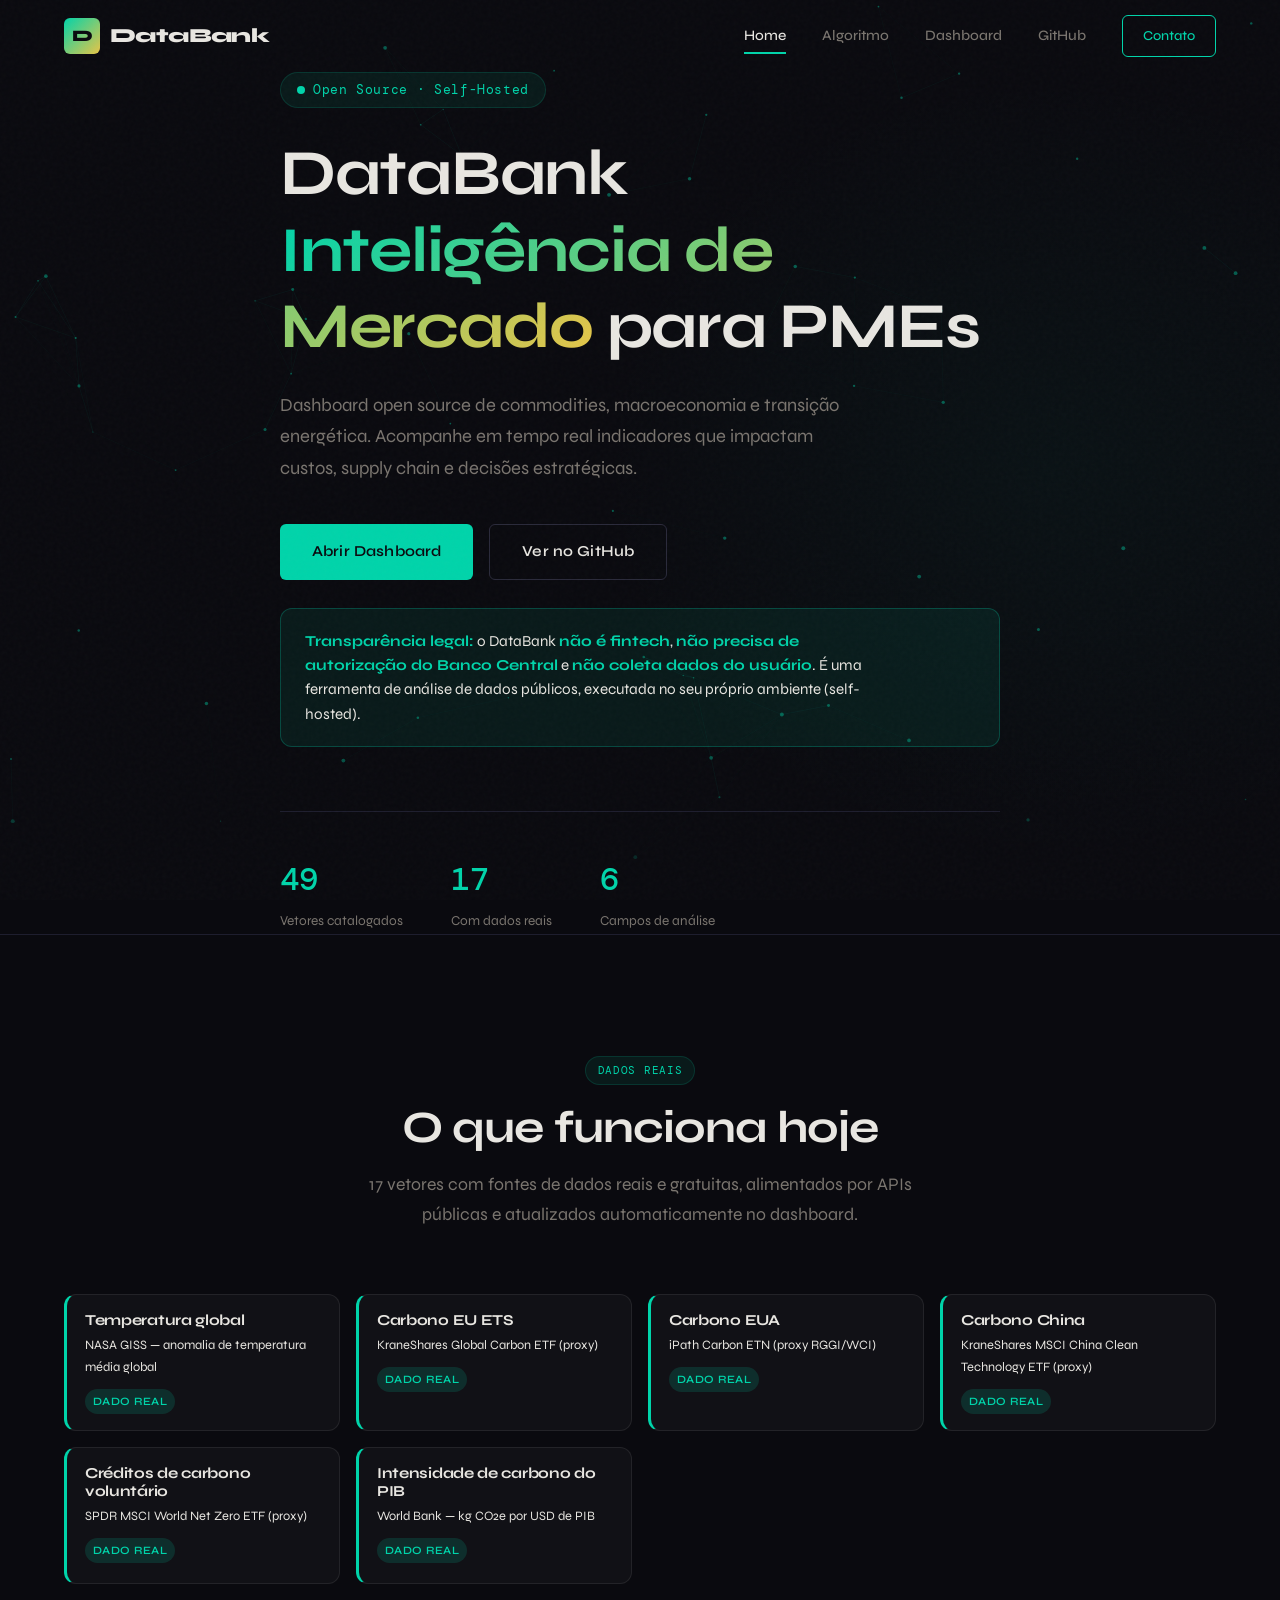
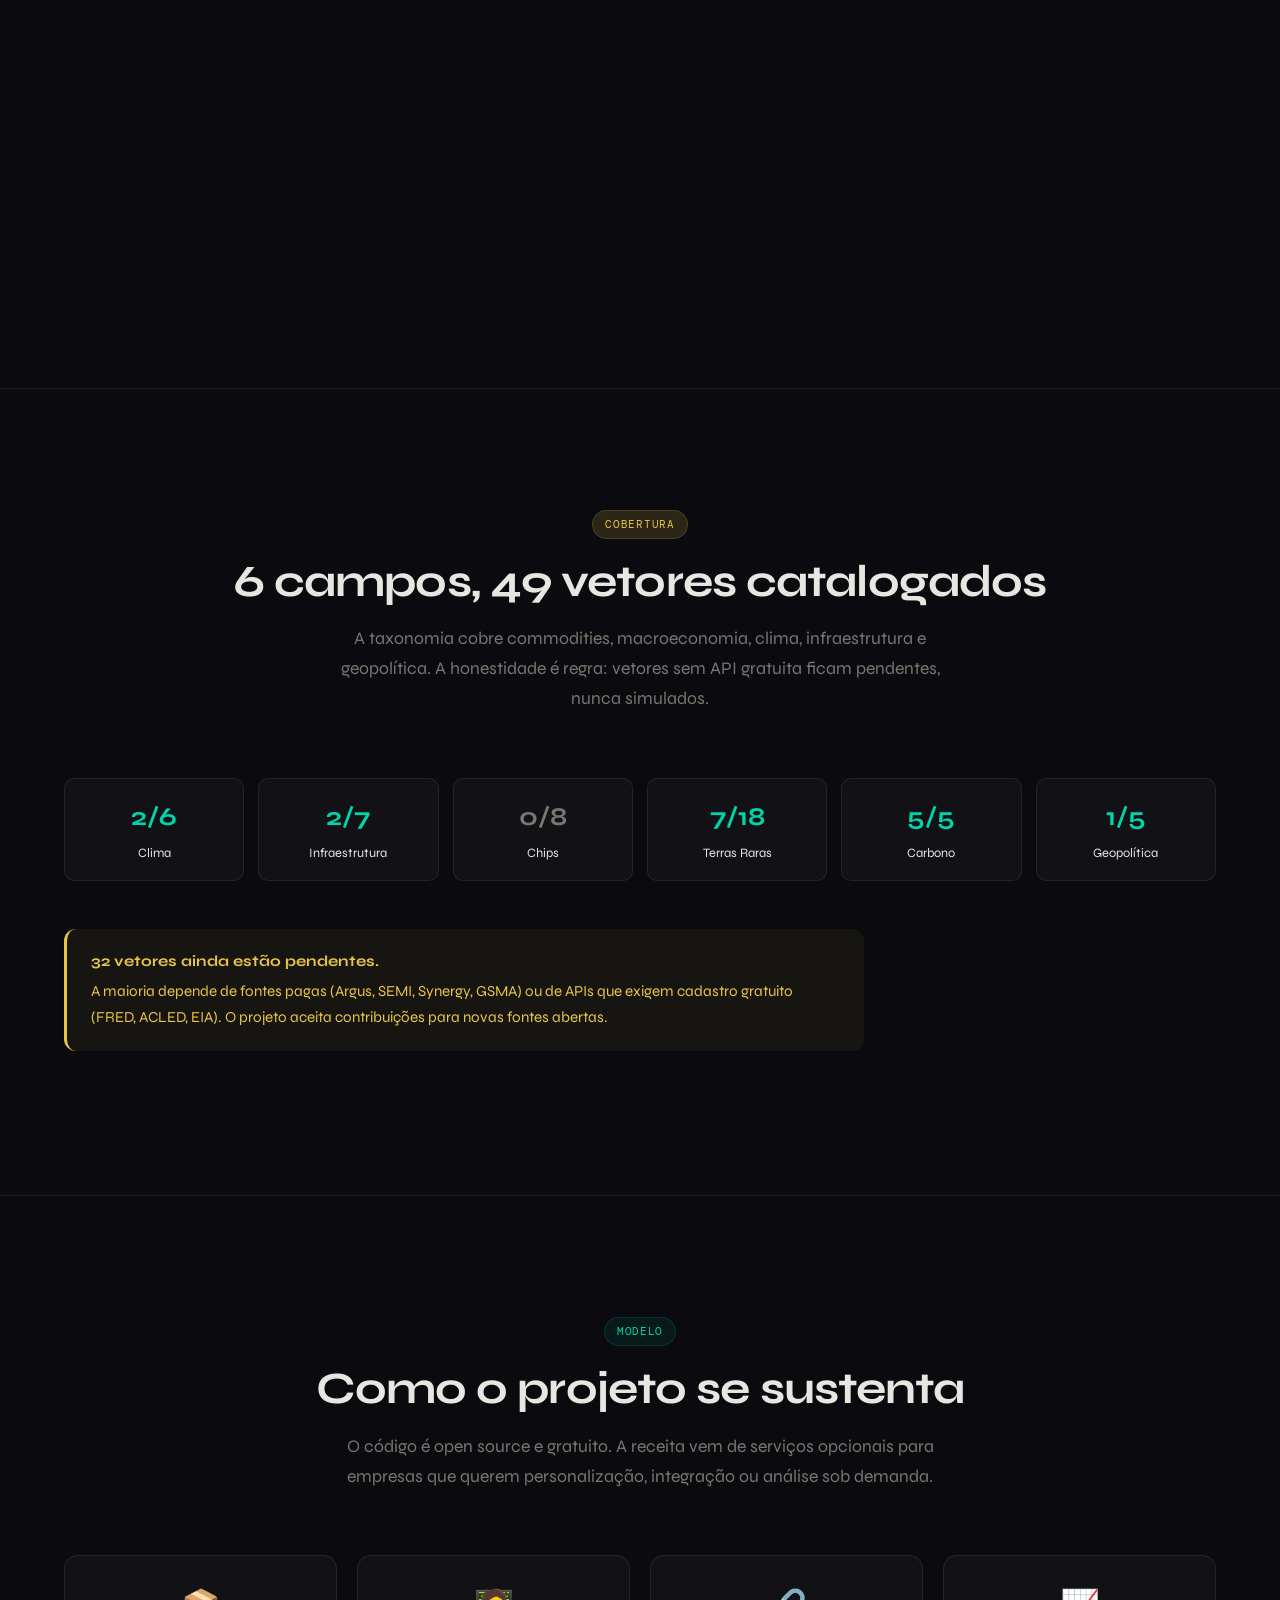
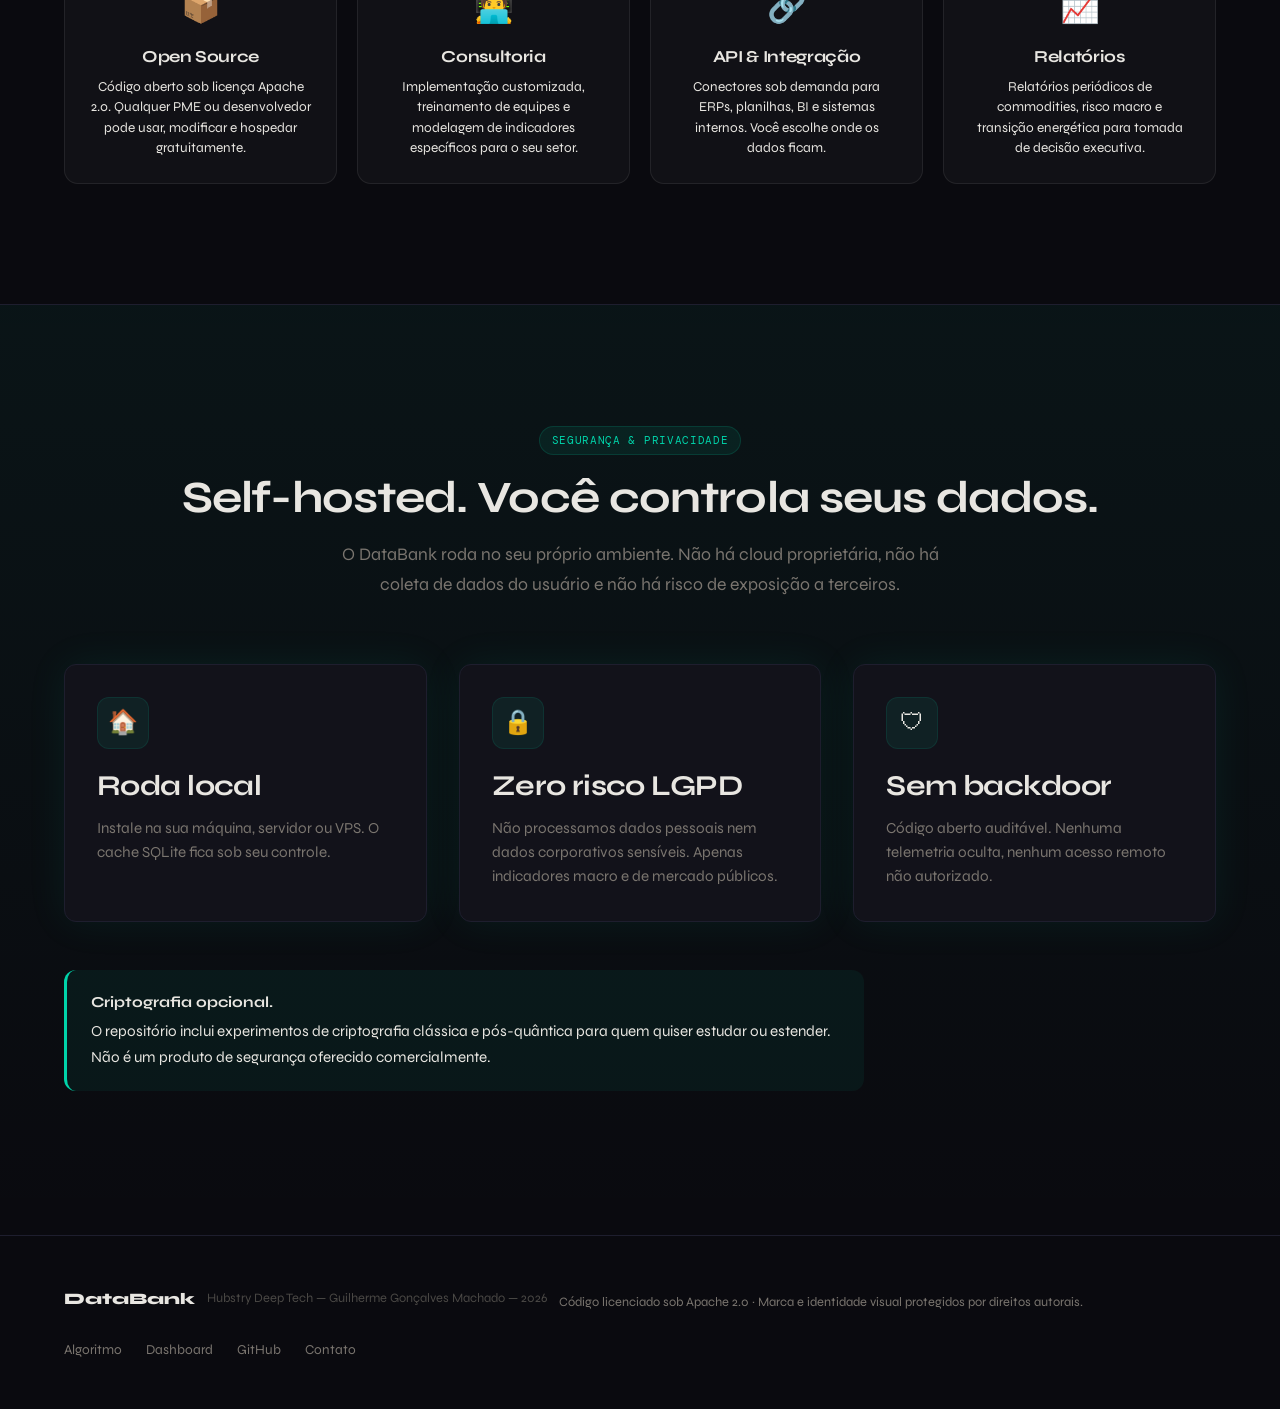
<file: docs/index.html>
<!DOCTYPE html>
<html lang="pt-BR">
<head>
  <meta charset="UTF-8">
  <meta name="viewport" content="width=device-width, initial-scale=1.0">
  <title>DataBank — Inteligência de Mercado para PMEs</title>
  <meta name="description" content="Dashboard open source de commodities, macroeconomia e transição energética. Self-hosted, sem coleta de dados do usuário.">
  <link rel="icon" href="data:image/svg+xml,<svg xmlns='http://www.w3.org/2000/svg' viewBox='0 0 100 100'><rect width='100' height='100' rx='16' fill='%230a0a0f'/><text x='50' y='62' text-anchor='middle' font-size='48' font-family='sans-serif' font-weight='800' fill='%2300d4aa'>D</text></svg>">
  <meta property="og:title" content="DataBank — Inteligência de Mercado para PMEs">
  <meta property="og:description" content="Dashboard open source de commodities, macroeconomia e transição energética.">
  <meta property="og:type" content="website">
  <link rel="stylesheet" href="style.css">
  <style>
    .disclaimer {
      background: rgba(0, 212, 170, 0.08);
      border: 1px solid rgba(0, 212, 170, 0.25);
      border-radius: 12px;
      padding: 20px 24px;
      margin-top: 28px;
      text-align: left;
    }
    .disclaimer p {
      margin: 0;
      font-size: 0.95rem;
      line-height: 1.6;
      color: var(--text-secondary);
    }
    .disclaimer strong {
      color: var(--accent);
    }
    .vetores-grid {
      display: grid;
      grid-template-columns: repeat(auto-fit, minmax(260px, 1fr));
      gap: 16px;
      margin-top: 32px;
    }
    .vetor-card {
      background: rgba(255, 255, 255, 0.03);
      border: 1px solid rgba(255, 255, 255, 0.08);
      border-radius: 12px;
      padding: 16px 18px;
    }
    .vetor-card.real {
      border-left: 3px solid var(--accent);
    }
    .vetor-card.pending {
      border-left: 3px solid var(--text-muted);
      opacity: 0.7;
    }
    .vetor-card h4 {
      margin: 0 0 6px;
      font-size: 0.95rem;
      color: var(--text-primary);
    }
    .vetor-card p {
      margin: 0;
      font-size: 0.8rem;
      color: var(--text-secondary);
    }
    .status-badge {
      display: inline-block;
      font-size: 0.7rem;
      font-weight: 600;
      text-transform: uppercase;
      letter-spacing: 0.04em;
      padding: 3px 8px;
      border-radius: 20px;
      margin-top: 10px;
    }
    .status-badge.real {
      background: rgba(0, 212, 170, 0.15);
      color: var(--accent);
    }
    .status-badge.pending {
      background: rgba(148, 163, 184, 0.12);
      color: var(--text-muted);
    }
    .fields-summary {
      display: grid;
      grid-template-columns: repeat(auto-fit, minmax(160px, 1fr));
      gap: 14px;
      margin-top: 28px;
    }
    .field-pill {
      background: rgba(255, 255, 255, 0.03);
      border: 1px solid rgba(255, 255, 255, 0.08);
      border-radius: 10px;
      padding: 16px;
      text-align: center;
    }
    .field-pill .count {
      display: block;
      font-size: 1.6rem;
      font-weight: 700;
      color: var(--accent);
    }
    .field-pill .count.pending {
      color: var(--text-muted);
    }
    .field-pill .label {
      display: block;
      font-size: 0.8rem;
      color: var(--text-secondary);
      margin-top: 4px;
    }
    .business-grid {
      display: grid;
      grid-template-columns: repeat(auto-fit, minmax(220px, 1fr));
      gap: 20px;
      margin-top: 32px;
    }
    .business-card {
      background: rgba(255, 255, 255, 0.03);
      border: 1px solid rgba(255, 255, 255, 0.08);
      border-radius: 14px;
      padding: 24px;
      text-align: center;
    }
    .business-card .icon {
      font-size: 2rem;
      margin-bottom: 12px;
    }
    .business-card h3 {
      margin: 0 0 10px;
      font-size: 1.05rem;
      color: var(--text-primary);
    }
    .business-card p {
      margin: 0;
      font-size: 0.85rem;
      color: var(--text-secondary);
      line-height: 1.5;
    }
    .security-section {
      background: linear-gradient(180deg, rgba(0, 212, 170, 0.05) 0%, transparent 100%);
    }
    .footer-license {
      display: block;
      margin-top: 8px;
      font-size: 0.8rem;
      color: var(--text-muted);
    }
  </style>
</head>
<body>

  <!-- ═══ NAVBAR ═══ -->
  <nav class="navbar">
    <div class="container">
      <a href="index.html" class="nav-logo">
        <span class="logo-icon">D</span>
        DataBank
      </a>
      <div class="nav-links">
        <a href="index.html" class="active">Home</a>
        <a href="algorithm.html">Algoritmo</a>
        <a href="https://databank-macro.streamlit.app" target="_blank" rel="noopener">Dashboard</a>
        <a href="https://github.com/guilherme-machado-ceo/DataBank-Macro" target="_blank" rel="noopener">GitHub</a>
        <a href="contact.html" class="nav-cta">Contato</a>
      </div>
      <button class="nav-toggle" aria-label="Menu">
        <span></span><span></span><span></span>
      </button>
    </div>
  </nav>

  <!-- ═══ HERO ═══ -->
  <section class="hero">
    <canvas id="lattice-canvas" class="hero-canvas"></canvas>
    <div class="container">
      <div class="hero-content">
        <div class="hero-label">
          <span class="pulse"></span>
          Open Source · Self-Hosted
        </div>
        <h1>
          DataBank<br>
          <span class="text-gradient">Inteligência de Mercado</span> para PMEs
        </h1>
        <p>
          Dashboard open source de commodities, macroeconomia e transição energética.
          Acompanhe em tempo real indicadores que impactam custos, supply chain e decisões estratégicas.
        </p>
        <div class="hero-buttons">
          <a href="https://databank-macro.streamlit.app" target="_blank" rel="noopener" class="btn btn-primary">Abrir Dashboard</a>
          <a href="https://github.com/guilherme-machado-ceo/DataBank-Macro" target="_blank" rel="noopener" class="btn btn-outline">Ver no GitHub</a>
        </div>

        <div class="disclaimer">
          <p>
            <strong>Transparência legal:</strong> o DataBank <strong>não é fintech</strong>,
            <strong>não precisa de autorização do Banco Central</strong> e
            <strong>não coleta dados do usuário</strong>. É uma ferramenta de análise de dados públicos,
            executada no seu próprio ambiente (self-hosted).
          </p>
        </div>

        <div class="hero-stats">
          <div class="hero-stat">
            <span class="value mono">49</span>
            <span class="label">Vetores catalogados</span>
          </div>
          <div class="hero-stat">
            <span class="value mono">17</span>
            <span class="label">Com dados reais</span>
          </div>
          <div class="hero-stat">
            <span class="value mono">6</span>
            <span class="label">Campos de análise</span>
          </div>
        </div>
      </div>
    </div>
  </section>

  <hr class="divider">

  <!-- ═══ O QUE FUNCIONA HOJE ═══ -->
  <section class="section">
    <div class="container">
      <div class="section-header reveal">
        <span class="badge badge-accent">Dados Reais</span>
        <h2 style="margin-top:16px">O que funciona hoje</h2>
        <p>
          17 vetores com fontes de dados reais e gratuitas, alimentados por APIs públicas
          e atualizados automaticamente no dashboard.
        </p>
      </div>

      <div class="vetores-grid stagger">
        <div class="vetor-card real">
          <h4>Temperatura global</h4>
          <p>NASA GISS — anomalia de temperatura média global</p>
          <span class="status-badge real">Dado real</span>
        </div>
        <div class="vetor-card real">
          <h4>Carbono EU ETS</h4>
          <p>KraneShares Global Carbon ETF (proxy)</p>
          <span class="status-badge real">Dado real</span>
        </div>
        <div class="vetor-card real">
          <h4>Carbono EUA</h4>
          <p>iPath Carbon ETN (proxy RGGI/WCI)</p>
          <span class="status-badge real">Dado real</span>
        </div>
        <div class="vetor-card real">
          <h4>Carbono China</h4>
          <p>KraneShares MSCI China Clean Technology ETF (proxy)</p>
          <span class="status-badge real">Dado real</span>
        </div>
        <div class="vetor-card real">
          <h4>Créditos de carbono voluntário</h4>
          <p>SPDR MSCI World Net Zero ETF (proxy)</p>
          <span class="status-badge real">Dado real</span>
        </div>
        <div class="vetor-card real">
          <h4>Intensidade de carbono do PIB</h4>
          <p>World Bank — kg CO2e por USD de PIB</p>
          <span class="status-badge real">Dado real</span>
        </div>
        <div class="vetor-card real">
          <h4>Demanda de cobre</h4>
          <p>Yahoo Finance — futuro de cobre (HG=F)</p>
          <span class="status-badge real">Dado real</span>
        </div>
        <div class="vetor-card real">
          <h4>Alumínio para data centers</h4>
          <p>Yahoo Finance — futuro de alumínio (ALI=F)</p>
          <span class="status-badge real">Dado real</span>
        </div>
        <div class="vetor-card real">
          <h4>USD/BRL</h4>
          <p>Banco Central do Brasil</p>
          <span class="status-badge real">Dado real</span>
        </div>
        <div class="vetor-card real">
          <h4>DXY (Dollar Index)</h4>
          <p>Yahoo Finance</p>
          <span class="status-badge real">Dado real</span>
        </div>
        <div class="vetor-card real">
          <h4>Ouro</h4>
          <p>Yahoo Finance — futuro de ouro (GC=F)</p>
          <span class="status-badge real">Dado real</span>
        </div>
        <div class="vetor-card real">
          <h4>Brent</h4>
          <p>Yahoo Finance — futuro de brent (BZ=F)</p>
          <span class="status-badge real">Dado real</span>
        </div>
        <div class="vetor-card real">
          <h4>Bitcoin</h4>
          <p>CoinGecko</p>
          <span class="status-badge real">Dado real</span>
        </div>
        <div class="vetor-card real">
          <h4>Preço do cobre</h4>
          <p>Yahoo Finance — futuro de cobre (HG=F)</p>
          <span class="status-badge real">Dado real</span>
        </div>
        <div class="vetor-card real">
          <h4>Preço do lítio</h4>
          <p>Yahoo Finance — ETF Global X Lithium (LIT)</p>
          <span class="status-badge real">Dado real</span>
        </div>
        <div class="vetor-card real">
          <h4>Proxy de risco geopolítico</h4>
          <p>Yahoo Finance — VIX (^VIX)</p>
          <span class="status-badge real">Dado real</span>
        </div>
      </div>
    </div>
  </section>

  <hr class="divider">

  <!-- ═══ 6 CAMPOS, 49 VETORES ═══ -->
  <section class="section">
    <div class="container">
      <div class="section-header reveal">
        <span class="badge badge-gold">Cobertura</span>
        <h2 style="margin-top:16px">6 campos, 49 vetores catalogados</h2>
        <p>
          A taxonomia cobre commodities, macroeconomia, clima, infraestrutura e geopolítica.
          A honestidade é regra: vetores sem API gratuita ficam pendentes, nunca simulados.
        </p>
      </div>

      <div class="fields-summary stagger">
        <div class="field-pill">
          <span class="count">2/6</span>
          <span class="label">Clima</span>
        </div>
        <div class="field-pill">
          <span class="count">2/7</span>
          <span class="label">Infraestrutura</span>
        </div>
        <div class="field-pill">
          <span class="count pending">0/8</span>
          <span class="label">Chips</span>
        </div>
        <div class="field-pill">
          <span class="count">7/18</span>
          <span class="label">Terras Raras</span>
        </div>
        <div class="field-pill">
          <span class="count">5/5</span>
          <span class="label">Carbono</span>
        </div>
        <div class="field-pill">
          <span class="count">1/5</span>
          <span class="label">Geopolítica</span>
        </div>
      </div>

      <div class="alert alert-warning container-narrow reveal" style="margin-top:48px">
        <strong>32 vetores ainda estão pendentes.</strong>
        A maioria depende de fontes pagas (Argus, SEMI, Synergy, GSMA) ou de APIs que exigem cadastro
        gratuito (FRED, ACLED, EIA). O projeto aceita contribuições para novas fontes abertas.
      </div>
    </div>
  </section>

  <hr class="divider">

  <!-- ═══ MODELO DE NEGÓCIO ═══ -->
  <section class="section">
    <div class="container">
      <div class="section-header reveal">
        <span class="badge badge-accent">Modelo</span>
        <h2 style="margin-top:16px">Como o projeto se sustenta</h2>
        <p>
          O código é open source e gratuito. A receita vem de serviços opcionais
          para empresas que querem personalização, integração ou análise sob demanda.
        </p>
      </div>

      <div class="business-grid stagger">
        <div class="business-card">
          <div class="icon">&#x1F4E6;</div>
          <h3>Open Source</h3>
          <p>
            Código aberto sob licença Apache 2.0. Qualquer PME ou desenvolvedor pode usar,
            modificar e hospedar gratuitamente.
          </p>
        </div>
        <div class="business-card">
          <div class="icon">&#x1F9D1;&#x200D;&#x1F4BB;</div>
          <h3>Consultoria</h3>
          <p>
            Implementação customizada, treinamento de equipes e modelagem de indicadores
            específicos para o seu setor.
          </p>
        </div>
        <div class="business-card">
          <div class="icon">&#x1F517;</div>
          <h3>API & Integração</h3>
          <p>
            Conectores sob demanda para ERPs, planilhas, BI e sistemas internos.
            Você escolhe onde os dados ficam.
          </p>
        </div>
        <div class="business-card">
          <div class="icon">&#x1F4C8;</div>
          <h3>Relatórios</h3>
          <p>
            Relatórios periódicos de commodities, risco macro e transição energética
            para tomada de decisão executiva.
          </p>
        </div>
      </div>
    </div>
  </section>

  <hr class="divider">

  <!-- ═══ SEGURANÇA / SELF-HOSTED ═══ -->
  <section class="section security-section">
    <div class="container">
      <div class="section-header reveal">
        <span class="badge badge-accent">Segurança & Privacidade</span>
        <h2 style="margin-top:16px">Self-hosted. Você controla seus dados.</h2>
        <p>
          O DataBank roda no seu próprio ambiente. Não há cloud proprietária, não há coleta de dados
          do usuário e não há risco de exposição a terceiros.
        </p>
      </div>

      <div class="grid-3 stagger">
        <div class="card card-glow">
          <div class="card-icon">&#x1F3E0;</div>
          <h3>Roda local</h3>
          <p>
            Instale na sua máquina, servidor ou VPS. O cache SQLite fica sob seu controle.
          </p>
        </div>
        <div class="card card-glow">
          <div class="card-icon">&#x1F512;</div>
          <h3>Zero risco LGPD</h3>
          <p>
            Não processamos dados pessoais nem dados corporativos sensíveis. Apenas indicadores macro e de mercado públicos.
          </p>
        </div>
        <div class="card card-glow">
          <div class="card-icon">&#x1F6E1;</div>
          <h3>Sem backdoor</h3>
          <p>
            Código aberto auditável. Nenhuma telemetria oculta, nenhum acesso remoto não autorizado.
          </p>
        </div>
      </div>

      <div class="alert alert-info container-narrow reveal" style="margin-top:48px">
        <strong>Criptografia opcional.</strong> O repositório inclui experimentos de criptografia clássica
        e pós-quântica para quem quiser estudar ou estender. Não é um produto de segurança oferecido comercialmente.
      </div>
    </div>
  </section>

  <!-- ═══ FOOTER ═══ -->
  <footer class="footer">
    <div class="container">
      <div class="footer-left">
        <span class="footer-logo">DataBank</span>
        <span class="footer-copy">Hubstry Deep Tech — Guilherme Gonçalves Machado — 2026</span>
        <span class="footer-license">
          Código licenciado sob Apache 2.0 · Marca e identidade visual protegidos por direitos autorais.
        </span>
      </div>
      <div class="footer-links">
        <a href="algorithm.html">Algoritmo</a>
        <a href="https://databank-macro.streamlit.app" target="_blank" rel="noopener">Dashboard</a>
        <a href="https://github.com/guilherme-machado-ceo/DataBank-Macro" target="_blank" rel="noopener">GitHub</a>
        <a href="contact.html">Contato</a>
      </div>
    </div>
  </footer>

  <script src="particles.js"></script>
  <script src="animations.js"></script>
  <script src="charts.js"></script>
  <script src="main.js"></script>
  <script defer src="https://static.cloudflareinsights.com/beacon.min.js" data-cf-beacon='{"token": "6a3d3155298b43928b3eda71937c0396"}'></script>
</body>
</html>
</file>
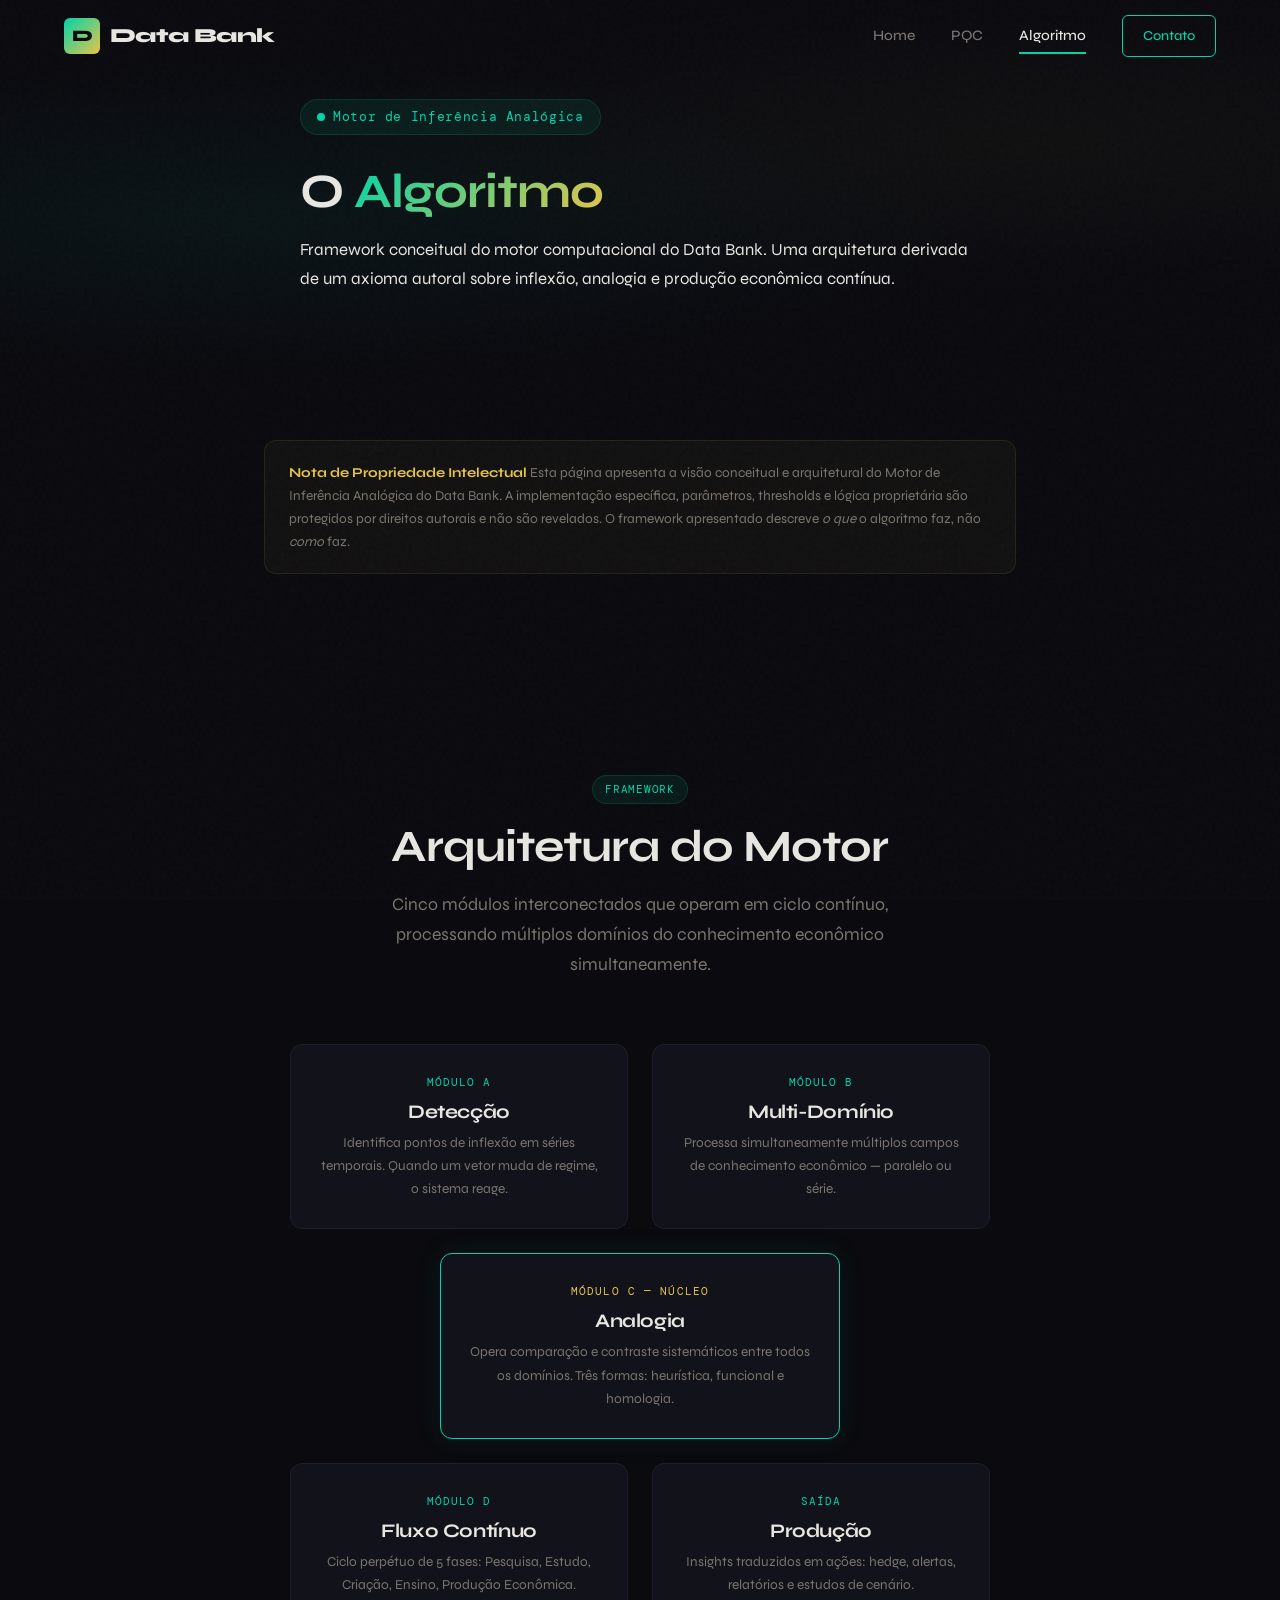
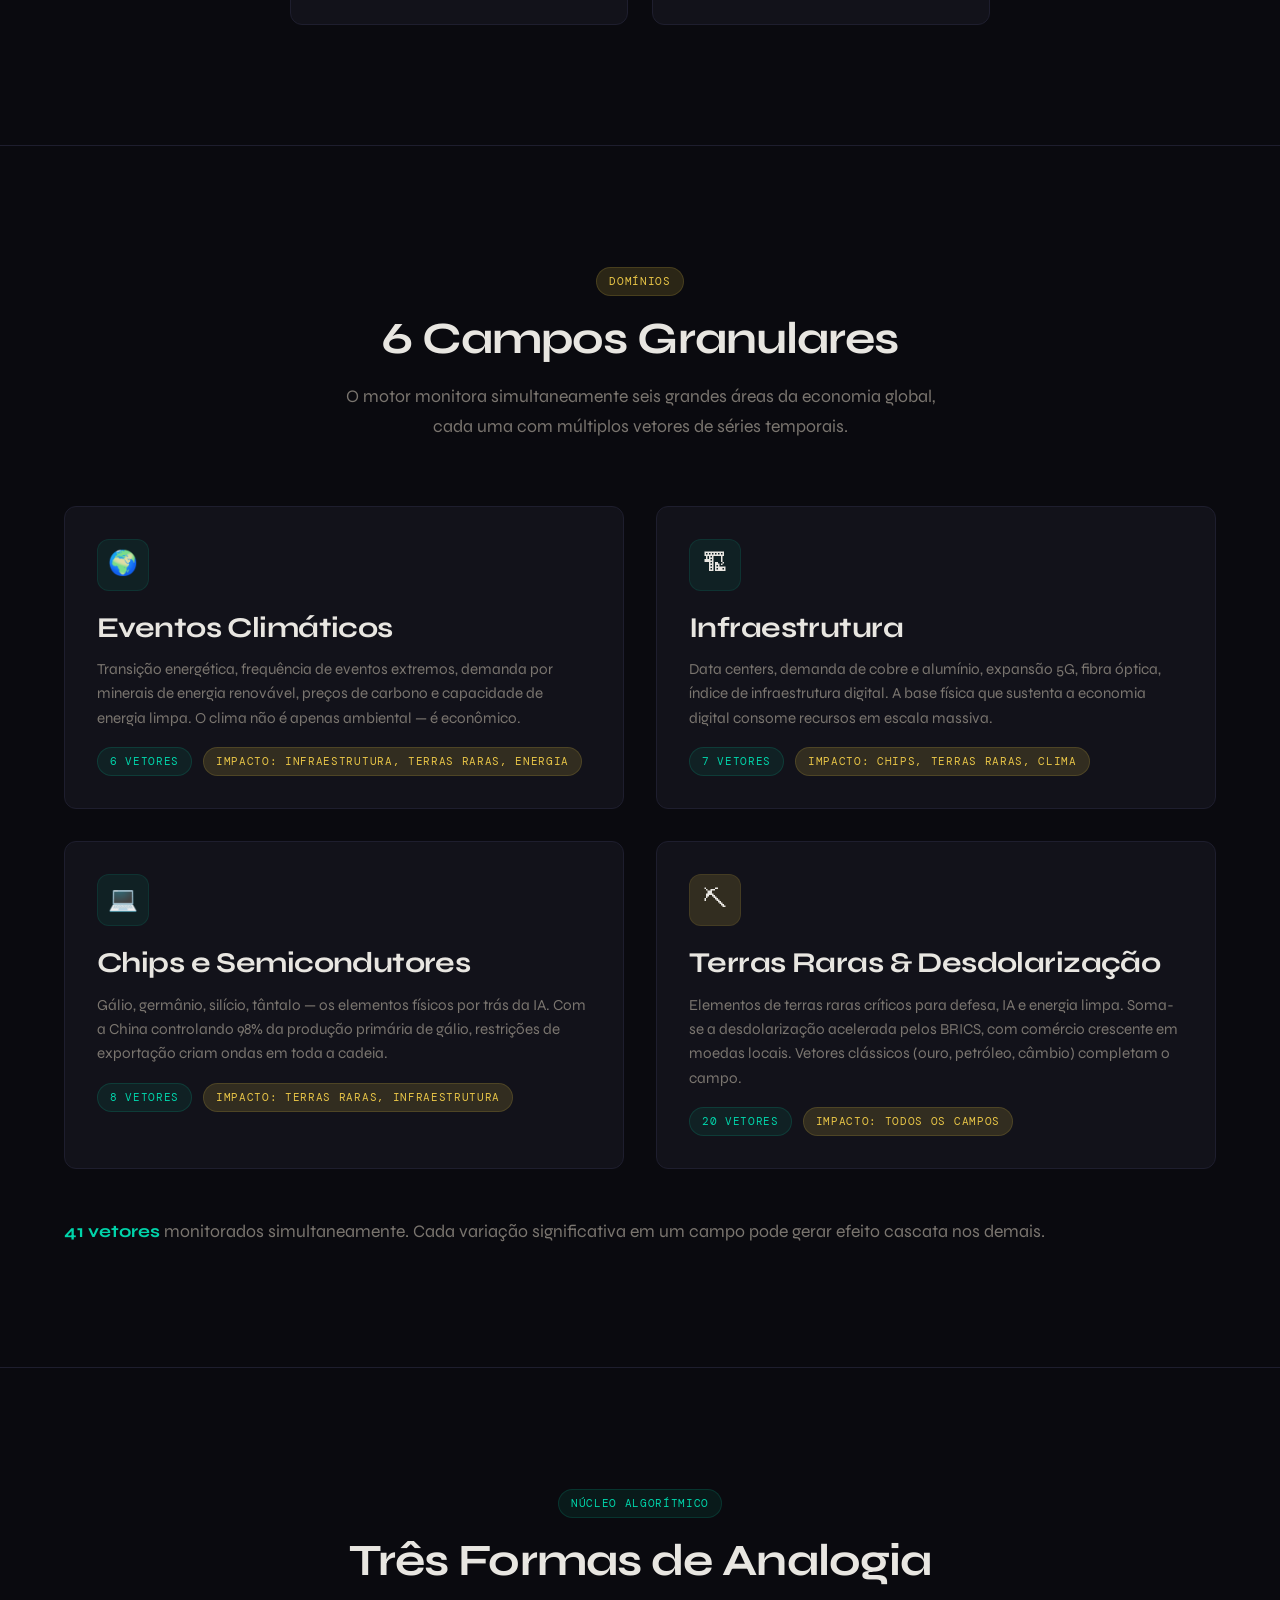
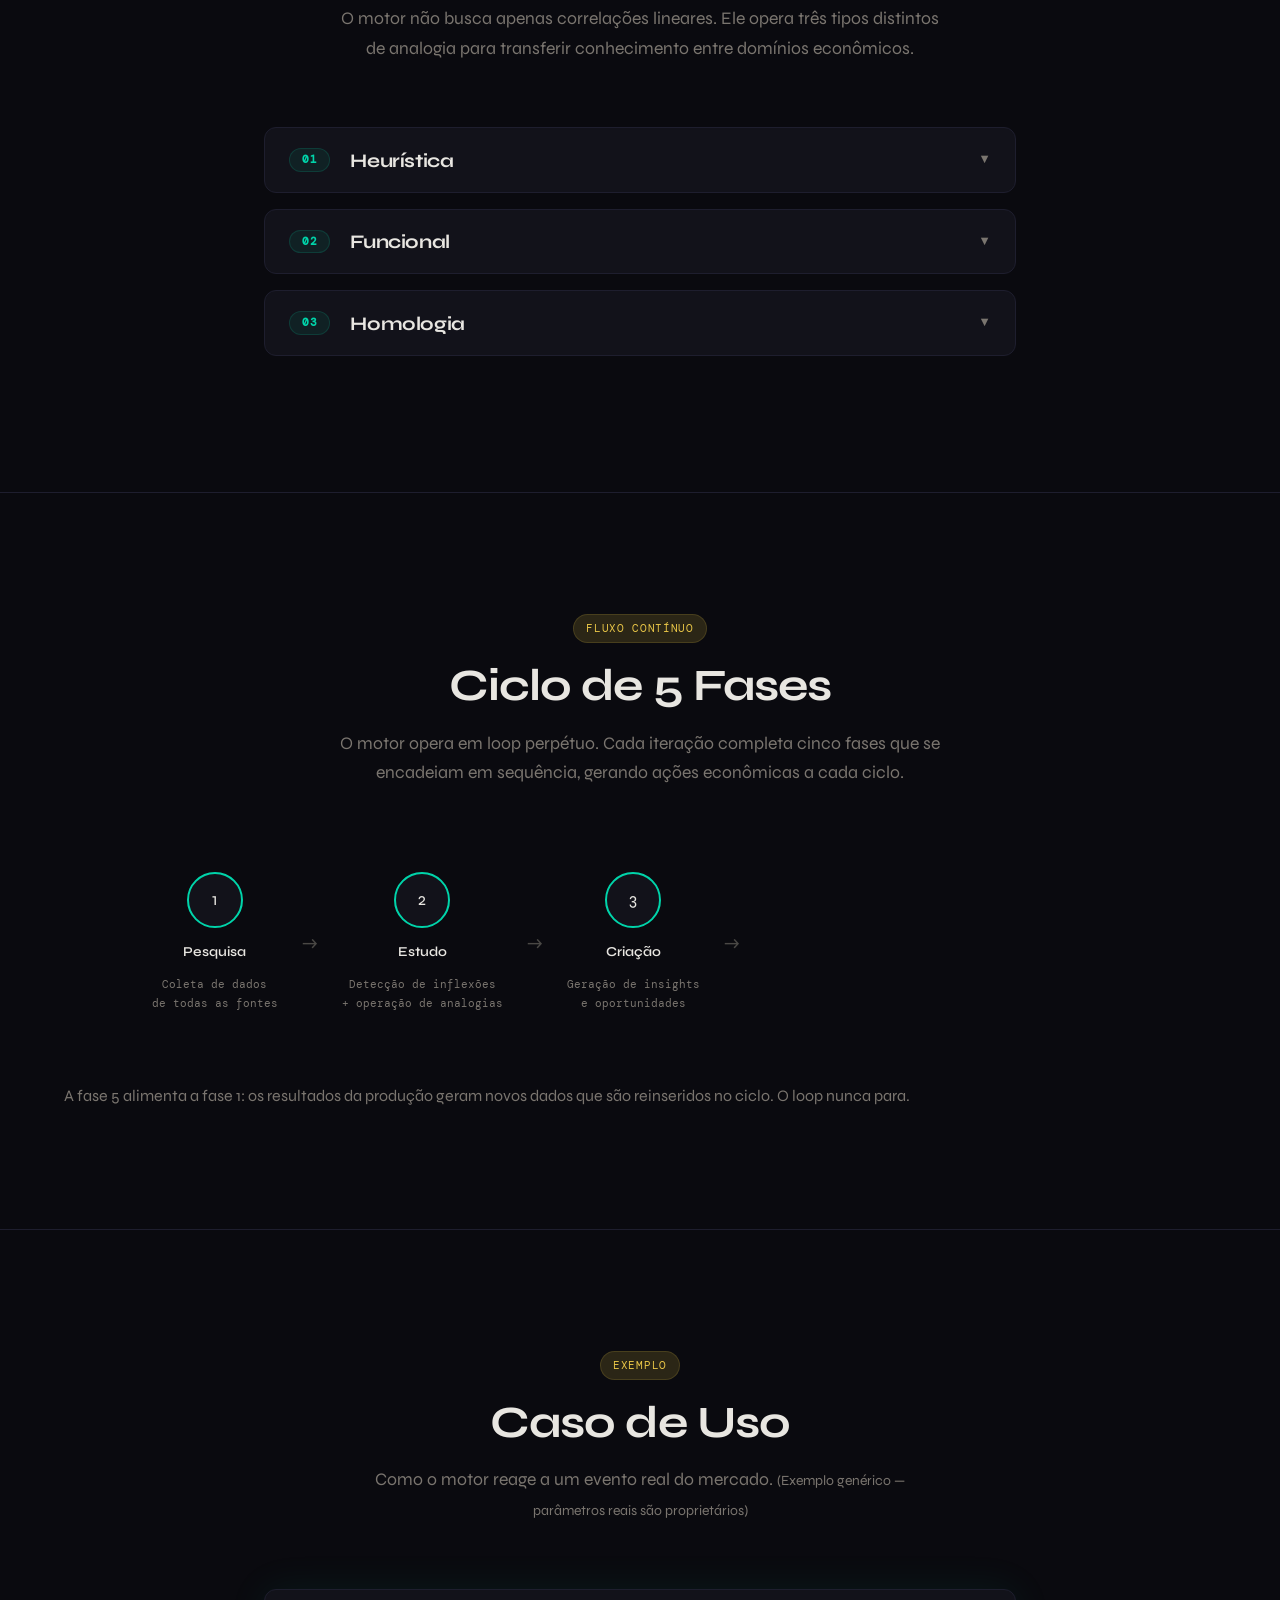
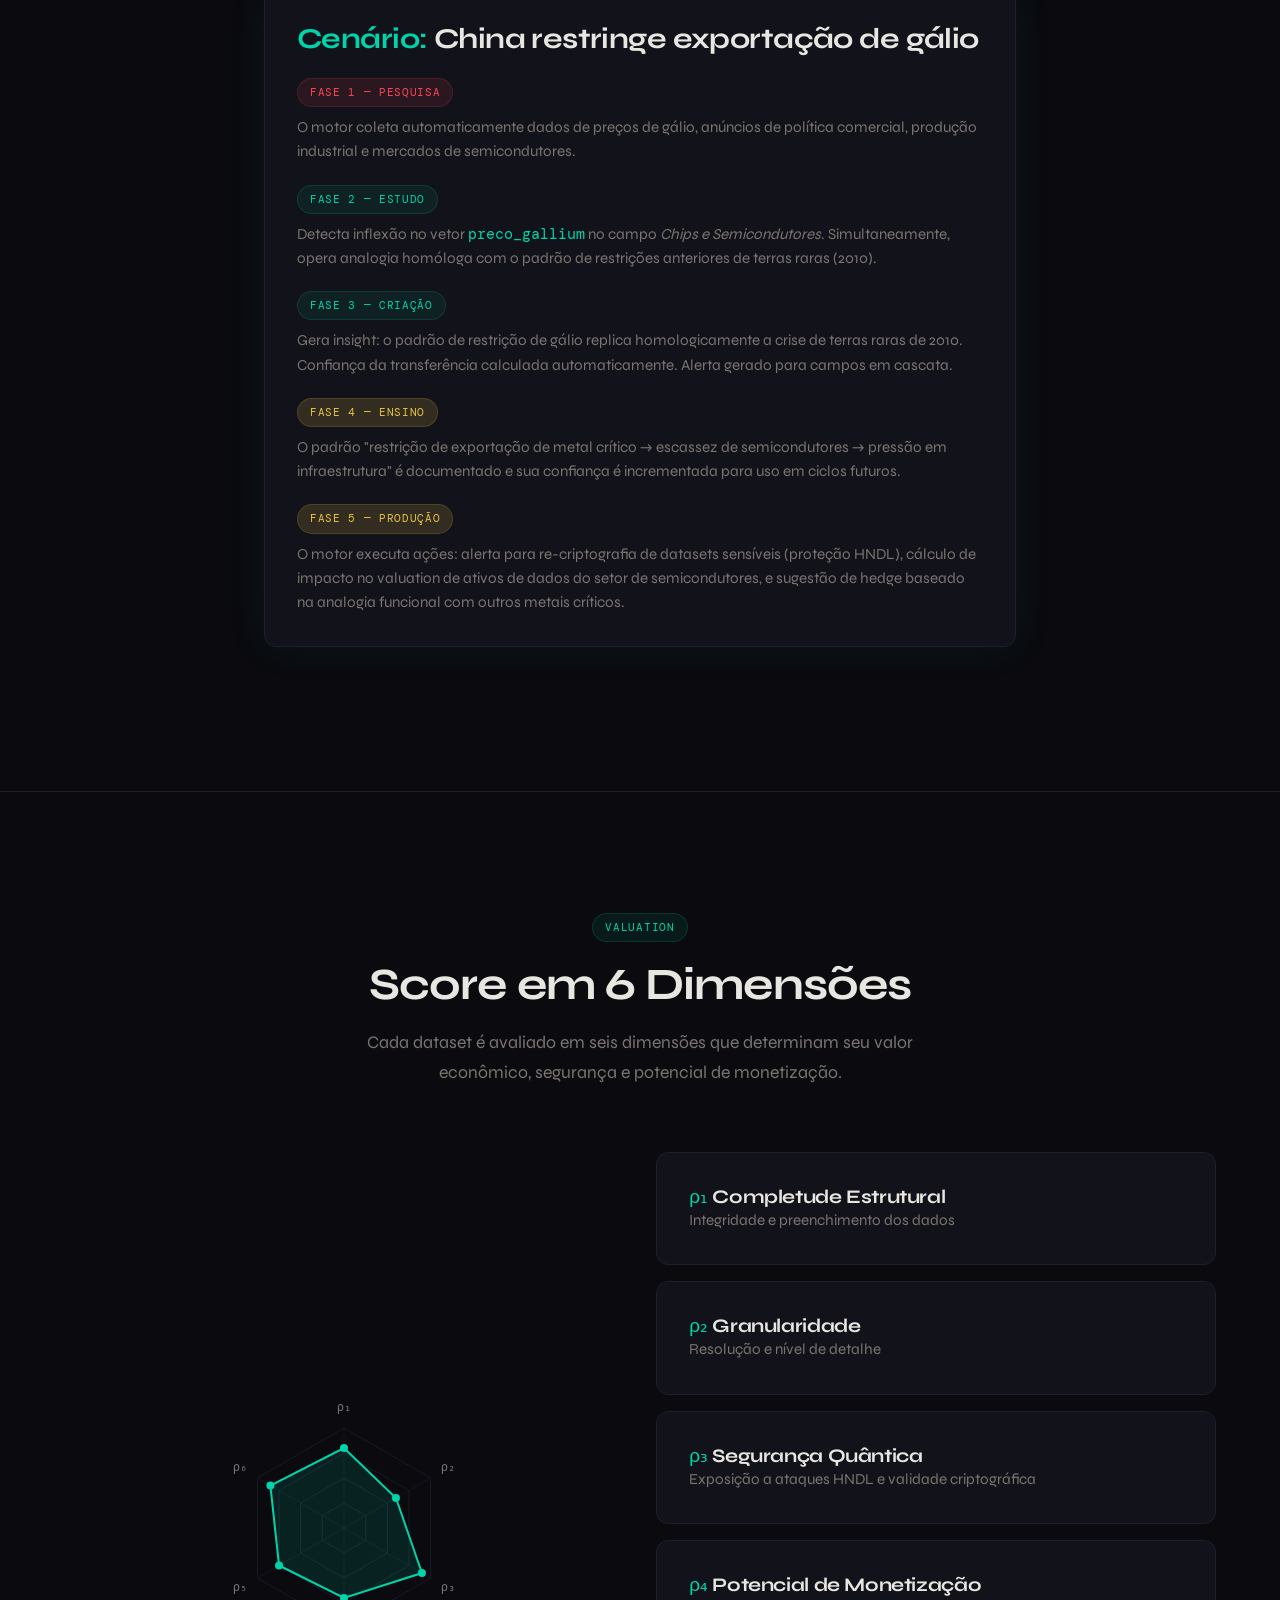
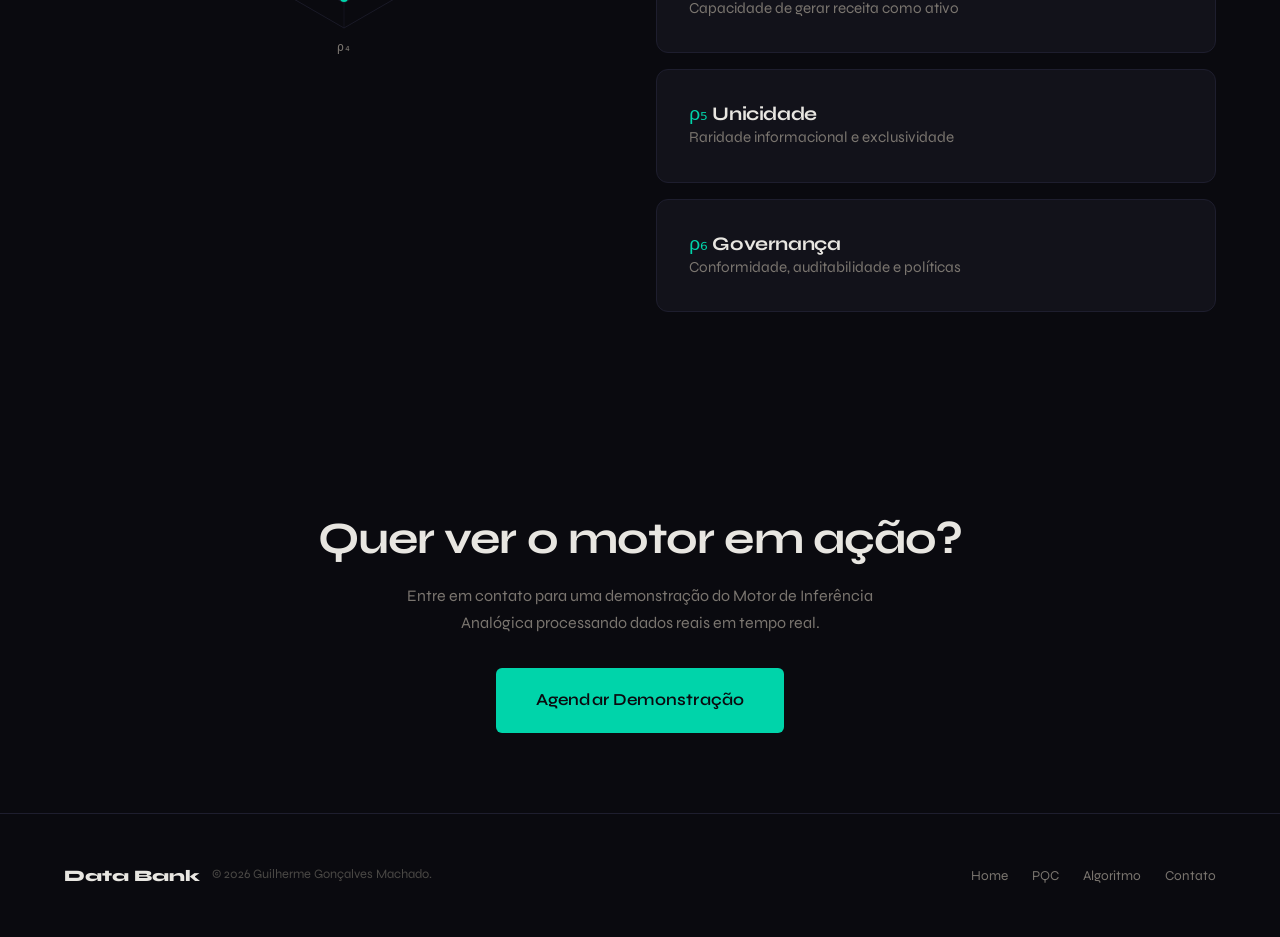
<file: docs/algorithm.html>
<!DOCTYPE html>
<html lang="pt-BR">
<head>
  <meta charset="UTF-8">
  <meta name="viewport" content="width=device-width, initial-scale=1.0">
  <title>Algoritmo — Motor de Inferência Analógica | Data Bank</title>
  <meta name="description" content="Framework conceitual do Motor de Inferência Analógica do Data Bank. 4 campos granulares, 3 tipos de analogia, ciclo contínuo de 5 fases.">
  <link rel="icon" href="data:image/svg+xml,<svg xmlns='http://www.w3.org/2000/svg' viewBox='0 0 100 100'><rect width='100' height='100' rx='16' fill='%230a0a0f'/><text x='50' y='62' text-anchor='middle' font-size='48' font-family='sans-serif' font-weight='800' fill='%2300d4aa'>D</text></svg>">
  <link rel="stylesheet" href="style.css">
</head>
<body>

  <!-- ═══ NAVBAR ═══ -->
  <nav class="navbar">
    <div class="container">
      <a href="index.html" class="nav-logo">
        <span class="logo-icon">D</span>
        Data Bank
      </a>
      <div class="nav-links">
        <a href="index.html">Home</a>
        <a href="pqc.html">PQC</a>
        <a href="algorithm.html" class="active">Algoritmo</a>
        <a href="contact.html" class="nav-cta">Contato</a>
      </div>
      <button class="nav-toggle" aria-label="Menu">
        <span></span><span></span><span></span>
      </button>
    </div>
  </nav>

  <!-- ═══ HERO ═══ -->
  <section class="hero-inner">
    <div class="container">
      <div class="hero-content">
        <div class="hero-label">
          <span class="pulse"></span>
          Motor de Inferência Analógica
        </div>
        <h1>O <span class="text-gradient">Algoritmo</span></h1>
        <p>
          Framework conceitual do motor computacional do Data Bank.
          Uma arquitetura derivada de um axioma autoral sobre inflexão,
          analogia e produção econômica contínua.
        </p>
      </div>
    </div>
  </section>

  <!-- ═══ LEGAL NOTICE ═══ -->
  <section class="section-sm">
    <div class="container-narrow">
      <div class="legal-notice reveal">
        <strong>Nota de Propriedade Intelectual</strong>
        Esta página apresenta a visão conceitual e arquitetural do
        Motor de Inferência Analógica do Data Bank. A implementação
        específica, parâmetros, thresholds e lógica proprietária são
        protegidos por direitos autorais e não são revelados.
        O framework apresentado descreve <em>o que</em> o algoritmo faz,
        não <em>como</em> faz.
      </div>
    </div>
  </section>

  <!-- ═══ FRAMEWORK OVERVIEW ═══ -->
  <section class="section">
    <div class="container">
      <div class="section-header reveal">
        <span class="badge badge-accent">Framework</span>
        <h2 style="margin-top:16px">Arquitetura do Motor</h2>
        <p>
          Cinco módulos interconectados que operam em ciclo contínuo,
          processando múltiplos domínios do conhecimento econômico
          simultaneamente.
        </p>
      </div>

      <div class="diagram reveal">
        <!-- Row 1 -->
        <div class="diagram-node">
          <div class="node-label">Módulo A</div>
          <h4>Detecção</h4>
          <p>Identifica pontos de inflexão em séries temporais. Quando um vetor muda de regime, o sistema reage.</p>
        </div>
        <div class="diagram-node">
          <div class="node-label">Módulo B</div>
          <h4>Multi-Domínio</h4>
          <p>Processa simultaneamente múltiplos campos de conhecimento econômico — paralelo ou série.</p>
        </div>

        <!-- Center -->
        <div class="diagram-center">
          <div class="diagram-node" style="max-width:400px; border-color: var(--accent); box-shadow: 0 0 30px rgba(0,212,170,0.08);">
            <div class="node-label" style="color:var(--gold)">Módulo C — Núcleo</div>
            <h4>Analogia</h4>
            <p>
              Opera comparação e contraste sistemáticos entre todos os
              domínios. Três formas: heurística, funcional e homologia.
            </p>
          </div>
        </div>

        <!-- Row 2 -->
        <div class="diagram-node">
          <div class="node-label">Módulo D</div>
          <h4>Fluxo Contínuo</h4>
          <p>Ciclo perpétuo de 5 fases: Pesquisa, Estudo, Criação, Ensino, Produção Econômica.</p>
        </div>
        <div class="diagram-node">
          <div class="node-label">Saída</div>
          <h4>Produção</h4>
          <p>Insights traduzidos em ações: hedge, alertas, relatórios e estudos de cenário.</p>
        </div>
      </div>
    </div>
  </section>

  <hr class="divider">

  <!-- ═══ 4 CAMPOS GRANULARES ═══ -->
  <section class="section">
    <div class="container">
      <div class="section-header reveal">
        <span class="badge badge-gold">Domínios</span>
        <h2 style="margin-top:16px">6 Campos Granulares</h2>
        <p>
          O motor monitora simultaneamente seis grandes áreas
          da economia global, cada uma com múltiplos vetores
          de séries temporais.
        </p>
      </div>

      <div class="grid-2 stagger">
        <div class="card">
          <div class="card-icon">&#x1F30D;</div>
          <h3>Eventos Climáticos</h3>
          <p>
            Transição energética, frequência de eventos extremos,
            demanda por minerais de energia renovável, preços de carbono
            e capacidade de energia limpa. O clima não é apenas
            ambiental — é econômico.
          </p>
          <div style="margin-top:16px">
            <span class="badge badge-accent">6 vetores</span>
            <span class="badge badge-gold" style="margin-left:8px">Impacto: infraestrutura, terras raras, energia</span>
          </div>
        </div>
        <div class="card">
          <div class="card-icon">&#x1F3D7;</div>
          <h3>Infraestrutura</h3>
          <p>
            Data centers, demanda de cobre e alumínio, expansão 5G,
            fibra óptica, índice de infraestrutura digital. A base
            física que sustenta a economia digital consome recursos
            em escala massiva.
          </p>
          <div style="margin-top:16px">
            <span class="badge badge-accent">7 vetores</span>
            <span class="badge badge-gold" style="margin-left:8px">Impacto: chips, terras raras, clima</span>
          </div>
        </div>
        <div class="card">
          <div class="card-icon">&#x1F4BB;</div>
          <h3>Chips e Semicondutores</h3>
          <p>
            Gálio, germânio, silício, tântalo — os elementos físicos
            por trás da IA. Com a China controlando 98% da produção
            primária de gálio, restrições de exportação criam
            ondas em toda a cadeia.
          </p>
          <div style="margin-top:16px">
            <span class="badge badge-accent">8 vetores</span>
            <span class="badge badge-gold" style="margin-left:8px">Impacto: terras raras, infraestrutura</span>
          </div>
        </div>
        <div class="card">
          <div class="card-icon gold">&#x26CF;</div>
          <h3>Terras Raras &amp; Desdolarização</h3>
          <p>
            Elementos de terras raras críticos para defesa, IA e energia
            limpa. Soma-se a desdolarização acelerada pelos BRICS,
            com comércio crescente em moedas locais. Vetores clássicos
            (ouro, petróleo, câmbio) completam o campo.
          </p>
          <div style="margin-top:16px">
            <span class="badge badge-accent">20 vetores</span>
            <span class="badge badge-gold" style="margin-left:8px">Impacto: todos os campos</span>
          </div>
        </div>
      </div>

      <p class="text-muted text-center reveal" style="margin-top:48px; font-size:1.1rem">
        <strong class="text-accent">41 vetores</strong> monitorados simultaneamente.
        Cada variação significativa em um campo pode gerar efeito cascata nos demais.
      </p>
    </div>
  </section>

  <hr class="divider">

  <!-- ═══ 3 TIPOS DE ANALOGIA ═══ -->
  <section class="section">
    <div class="container">
      <div class="section-header reveal">
        <span class="badge badge-accent">Núcleo Algorítmico</span>
        <h2 style="margin-top:16px">Três Formas de Analogia</h2>
        <p>
          O motor não busca apenas correlações lineares. Ele opera
          três tipos distintos de analogia para transferir conhecimento
          entre domínios econômicos.
        </p>
      </div>

      <div class="container-narrow">
        <div class="expandable reveal">
          <div class="expandable-header">
            <h4>
              <span class="badge badge-accent" style="margin-right:8px">01</span>
              Heurística
            </h4>
            <span class="expandable-arrow">&#x25BC;</span>
          </div>
          <div class="expandable-body">
            <div class="expandable-body-inner">
              <p>
                <strong>Definição:</strong> Atalho computacional. Correlação
                rápida e aproximada entre vetores de campos diferentes.
              </p>
              <p style="margin-top:12px">
                <strong>Exemplo:</strong> Quando o preço do ouro sobe rapidamente,
                o motor detecta correlação heurística com o índice de risco
                geopolítico. Não é causal necessariamente, mas o padrão
                recorre com frequência suficiente para gerar alertas.
              </p>
              <p style="margin-top:12px">
                <strong>Quando usar:</strong> Triagem inicial. Baixo custo
                computacional. Filtra pares de vetores que merecem análise
                mais profunda com analogia funcional ou homológica.
              </p>
            </div>
          </div>
        </div>

        <div class="expandable reveal">
          <div class="expandable-header">
            <h4>
              <span class="badge badge-accent" style="margin-right:8px">02</span>
              Funcional
            </h4>
            <span class="expandable-arrow">&#x25BC;</span>
          </div>
          <div class="expandable-body">
            <div class="expandable-body-inner">
              <p>
                <strong>Definição:</strong> Mesma função econômica exercida
                em contextos diferentes. O motor identifica quando dois
                vetores servem ao mesmo propósito macroeconômico.
              </p>
              <p style="margin-top:12px">
                <strong>Exemplo:</strong> Ouro e Bitcoin podem exercer a mesma
                função de reserva de valor em momentos de aversão a risco.
                Cobre e gálio são ambos indicadores de demanda industrial.
                O motor reconhece a equivalência funcional e transfere
                insights de um para o outro.
              </p>
              <p style="margin-top:12px">
                <strong>Quando usar:</strong> Quando se deseja identificar
                vetores substitutos ou complementares. Útil para estratégias
                de hedge e diversificação automática.
              </p>
            </div>
          </div>
        </div>

        <div class="expandable reveal">
          <div class="expandable-header">
            <h4>
              <span class="badge badge-accent" style="margin-right:8px">03</span>
              Homologia
            </h4>
            <span class="expandable-arrow">&#x25BC;</span>
          </div>
          <div class="expandable-body">
            <div class="expandable-body-inner">
              <p>
                <strong>Definição:</strong> Estrutura topológica similar entre
                séries temporais de domínios completamente diferentes.
                A forma do movimento se replica, mesmo que as magnitudes
                e os contextos sejam distintos.
              </p>
              <p style="margin-top:12px">
                <strong>Exemplo:</strong> O padrão de subida do preço do gálio
                quando a China anuncia restrições de exportação replica
                a estrutura temporal do neodímio quando há restrições
                de terras raras. Mesma forma, contexto diferente.
              </p>
              <p style="margin-top:12px">
                <strong>Quando usar:</strong> O tipo mais poderoso. Quando
                detectada, permite transferir modelos preditivos de um
                domínio para outro. Se o padrão de X se replica em Y,
                e sabemos como X evolui, podemos antecipar Y.
              </p>
            </div>
          </div>
        </div>
      </div>
    </div>
  </section>

  <hr class="divider">

  <!-- ═══ CICLO DE 5 FASES ═══ -->
  <section class="section">
    <div class="container">
      <div class="section-header reveal">
        <span class="badge badge-gold">Fluxo Contínuo</span>
        <h2 style="margin-top:16px">Ciclo de 5 Fases</h2>
        <p>
          O motor opera em loop perpétuo. Cada iteração completa
          cinco fases que se encadeiam em sequência, gerando
          ações econômicas a cada ciclo.
        </p>
      </div>

      <div class="flow reveal stagger">
        <div class="flow-step">
          <div class="step-icon" style="font-size:1.1rem">1</div>
          <span class="step-label">Pesquisa</span>
          <span class="step-sub">Coleta de dados<br>de todas as fontes</span>
        </div>
        <span class="flow-arrow">&#x2192;</span>
        <div class="flow-step">
          <div class="step-icon" style="font-size:1.1rem">2</div>
          <span class="step-label">Estudo</span>
          <span class="step-sub">Detecção de inflexões<br>+ operação de analogias</span>
        </div>
        <span class="flow-arrow">&#x2192;</span>
        <div class="flow-step">
          <div class="step-icon" style="font-size:1.1rem">3</div>
          <span class="step-label">Criação</span>
          <span class="step-sub">Geração de insights<br>e oportunidades</span>
        </div>
        <span class="flow-arrow">&#x2192;</span>
        <div class="flow-step">
          <div class="step-icon" style="font-size:1.1rem">4</div>
          <span class="step-label">Ensino</span>
          <span class="step-sub">Documentação de<br>padrões aprendidos</span>
        </div>
        <span class="flow-arrow">&#x2192;</span>
        <div class="flow-step">
          <div class="step-icon" style="font-size:1.1rem; border-color:var(--gold)">5</div>
          <span class="step-label" style="color:var(--gold)">Produção</span>
          <span class="step-sub">Ações econômicas:<br>mineração, hedge, alertas</span>
        </div>
      </div>

      <p class="text-muted text-center reveal" style="margin-top:48px">
        A fase 5 alimenta a fase 1: os resultados da produção geram
        novos dados que são reinseridos no ciclo. O loop nunca para.
      </p>
    </div>
  </section>

  <hr class="divider">

  <!-- ═══ CASO DE USO ═══ -->
  <section class="section">
    <div class="container">
      <div class="section-header reveal">
        <span class="badge badge-gold">Exemplo</span>
        <h2 style="margin-top:16px">Caso de Uso</h2>
        <p>
          Como o motor reage a um evento real do mercado.
          <span class="text-muted text-sm">(Exemplo genérico — parâmetros reais são proprietários)</span>
        </p>
      </div>

      <div class="container-narrow">
        <div class="card card-glow reveal" style="margin-bottom:24px">
          <h3 style="margin-bottom:20px">
            <span class="text-accent">Cenário:</span> China restringe exportação de gálio
          </h3>

          <div style="display:flex; flex-direction:column; gap:20px">
            <div>
              <span class="badge badge-error" style="margin-bottom:8px; display:inline-block">Fase 1 — Pesquisa</span>
              <p class="text-muted">
                O motor coleta automaticamente dados de preços de gálio,
                anúncios de política comercial, produção industrial e
                mercados de semicondutores.
              </p>
            </div>
            <div>
              <span class="badge badge-accent" style="margin-bottom:8px; display:inline-block">Fase 2 — Estudo</span>
              <p class="text-muted">
                Detecta inflexão no vetor <code class="mono text-accent">preco_gallium</code>
                no campo <em>Chips e Semicondutores</em>. Simultaneamente,
                opera analogia homóloga com o padrão de restrições
                anteriores de terras raras (2010).
              </p>
            </div>
            <div>
              <span class="badge badge-accent" style="margin-bottom:8px; display:inline-block">Fase 3 — Criação</span>
              <p class="text-muted">
                Gera insight: o padrão de restrição de gálio replica
                homologicamente a crise de terras raras de 2010.
                Confiança da transferência calculada automaticamente.
                Alerta gerado para campos em cascata.
              </p>
            </div>
            <div>
              <span class="badge badge-gold" style="margin-bottom:8px; display:inline-block">Fase 4 — Ensino</span>
              <p class="text-muted">
                O padrão "restrição de exportação de metal crítico →
                escassez de semicondutores → pressão em infraestrutura"
                é documentado e sua confiança é incrementada para uso
                em ciclos futuros.
              </p>
            </div>
            <div>
              <span class="badge badge-gold" style="margin-bottom:8px; display:inline-block">Fase 5 — Produção</span>
              <p class="text-muted">
                O motor executa ações: alerta para re-criptografia de
                datasets sensíveis (proteção HNDL), cálculo de impacto
                no valuation de ativos de dados do setor de semicondutores,
                e sugestão de hedge baseado na analogia funcional com
                outros metais críticos.
              </p>
            </div>
          </div>
        </div>
      </div>
    </div>
  </section>

  <hr class="divider">

  <!-- ═══ VALUATION QUÂNTICO ═══ -->
  <section class="section">
    <div class="container">
      <div class="section-header reveal">
        <span class="badge badge-accent">Valuation</span>
        <h2 style="margin-top:16px">Score em 6 Dimensões</h2>
        <p>
          Cada dataset é avaliado em seis dimensões que determinam
          seu valor econômico, segurança e potencial de monetização.
        </p>
      </div>

      <div class="grid-2" style="align-items:center">
        <div class="reveal" style="display:flex; justify-content:center">
          <div data-chart="radar-placeholder"></div>
        </div>
        <div class="stagger">
          <div class="card" style="margin-bottom:16px">
            <h4><span class="text-accent mono">&#x03C1;&#x2081;</span> Completude Estrutural</h4>
            <p class="text-sm text-muted">Integridade e preenchimento dos dados</p>
          </div>
          <div class="card" style="margin-bottom:16px">
            <h4><span class="text-accent mono">&#x03C1;&#x2082;</span> Granularidade</h4>
            <p class="text-sm text-muted">Resolução e nível de detalhe</p>
          </div>
          <div class="card" style="margin-bottom:16px">
            <h4><span class="text-accent mono">&#x03C1;&#x2083;</span> Segurança Quântica</h4>
            <p class="text-sm text-muted">Exposição a ataques HNDL e validade criptográfica</p>
          </div>
          <div class="card" style="margin-bottom:16px">
            <h4><span class="text-accent mono">&#x03C1;&#x2084;</span> Potencial de Monetização</h4>
            <p class="text-sm text-muted">Capacidade de gerar receita como ativo</p>
          </div>
          <div class="card" style="margin-bottom:16px">
            <h4><span class="text-accent mono">&#x03C1;&#x2085;</span> Unicidade</h4>
            <p class="text-sm text-muted">Raridade informacional e exclusividade</p>
          </div>
          <div class="card">
            <h4><span class="text-accent mono">&#x03C1;&#x2086;</span> Governança</h4>
            <p class="text-sm text-muted">Conformidade, auditabilidade e políticas</p>
          </div>
        </div>
      </div>
    </div>
  </section>

  <!-- ═══ CTA ═══ -->
  <section class="section-sm" style="text-align:center">
    <div class="container reveal">
      <h2>Quer ver o motor em ação?</h2>
      <p style="color:var(--text-muted); margin:16px auto 32px; max-width:500px">
        Entre em contato para uma demonstração do Motor de Inferência
        Analógica processando dados reais em tempo real.
      </p>
      <a href="contact.html" class="btn btn-primary btn-lg">Agendar Demonstração</a>
    </div>
  </section>

  <!-- ═══ FOOTER ═══ -->
  <footer class="footer">
    <div class="container">
      <div class="footer-left">
        <span class="footer-logo">Data Bank</span>
        <span class="footer-copy">&copy; 2026 Guilherme Gon&ccedil;alves Machado.</span>
      </div>
      <div class="footer-links">
        <a href="index.html">Home</a>
        <a href="pqc.html">PQC</a>
        <a href="algorithm.html">Algoritmo</a>
        <a href="contact.html">Contato</a>
      </div>
    </div>
  </footer>

  <script src="animations.js"></script>
  <script src="charts.js"></script>
  <script src="main.js"></script>
  <script defer src="https://static.cloudflareinsights.com/beacon.min.js" data-cf-beacon='{"token": "6a3d3155298b43928b3eda71937c0396"}'></script>
</body>
</html>
</file>
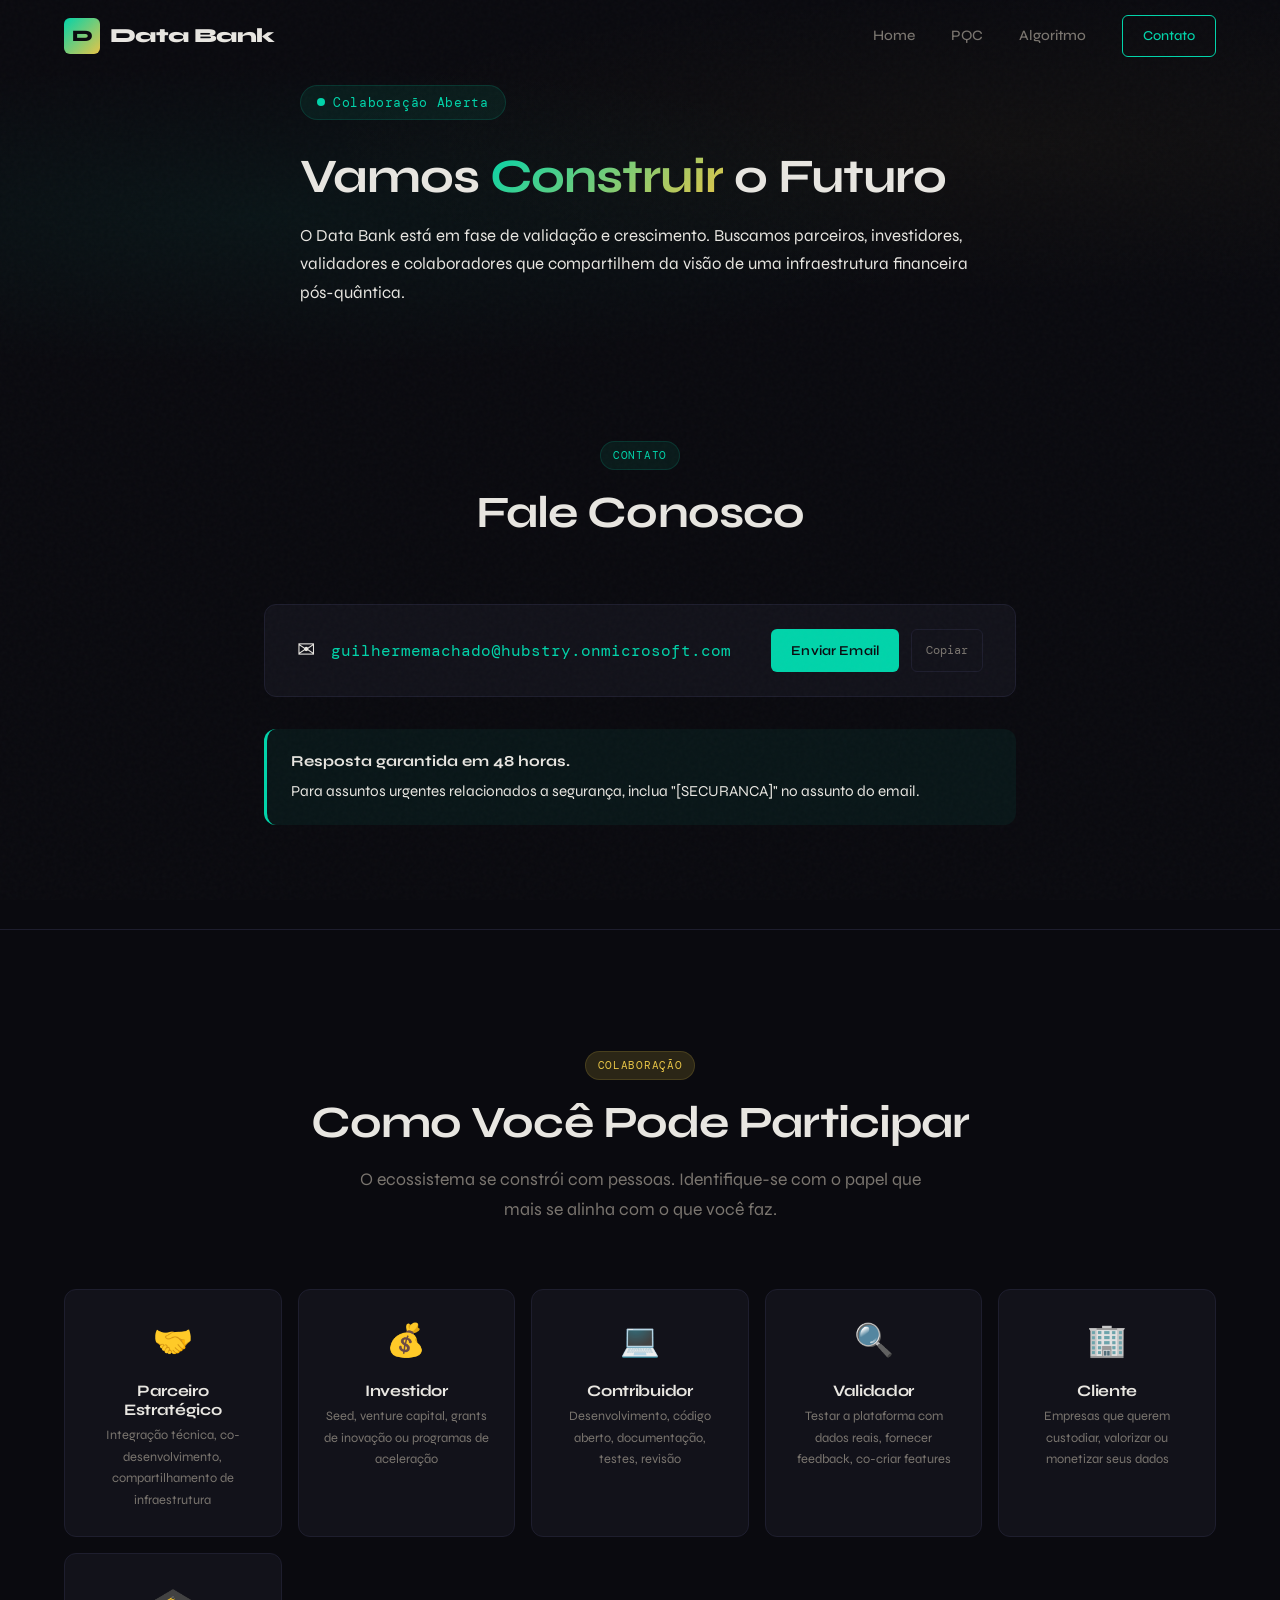
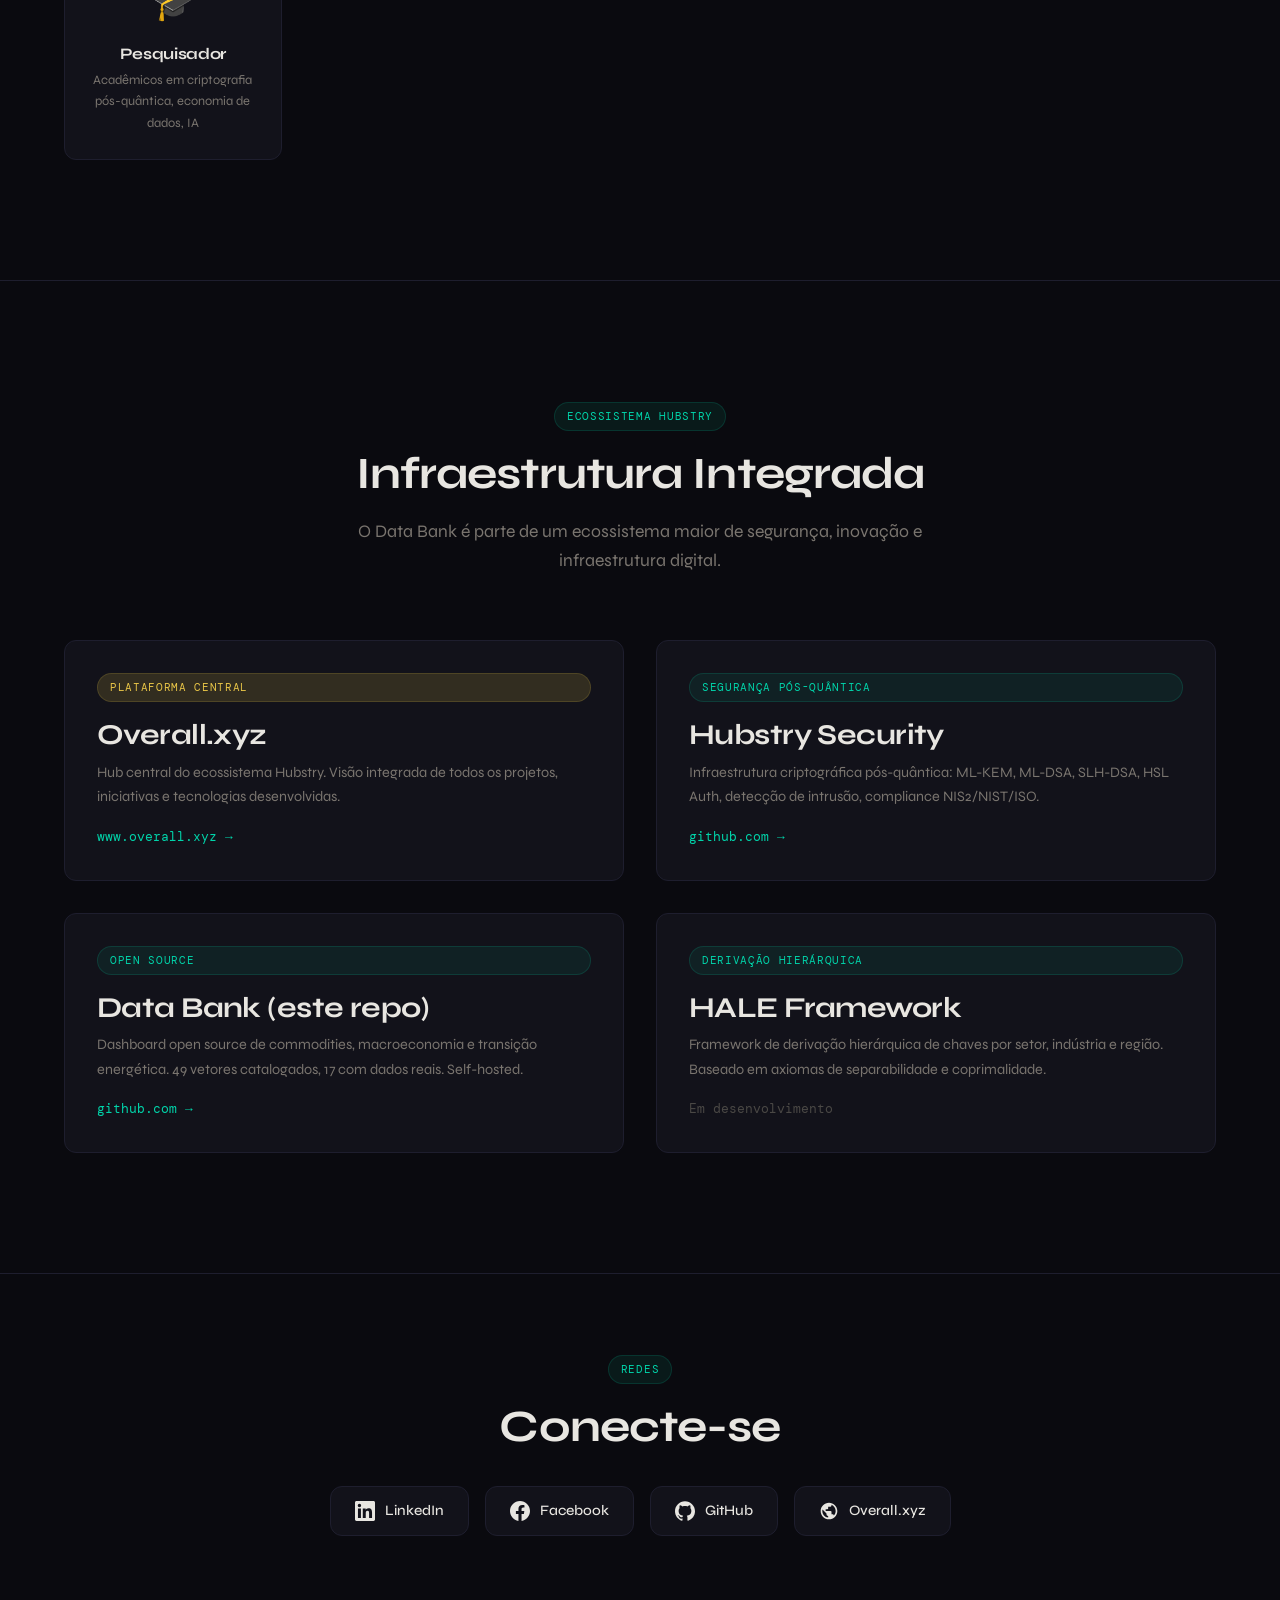
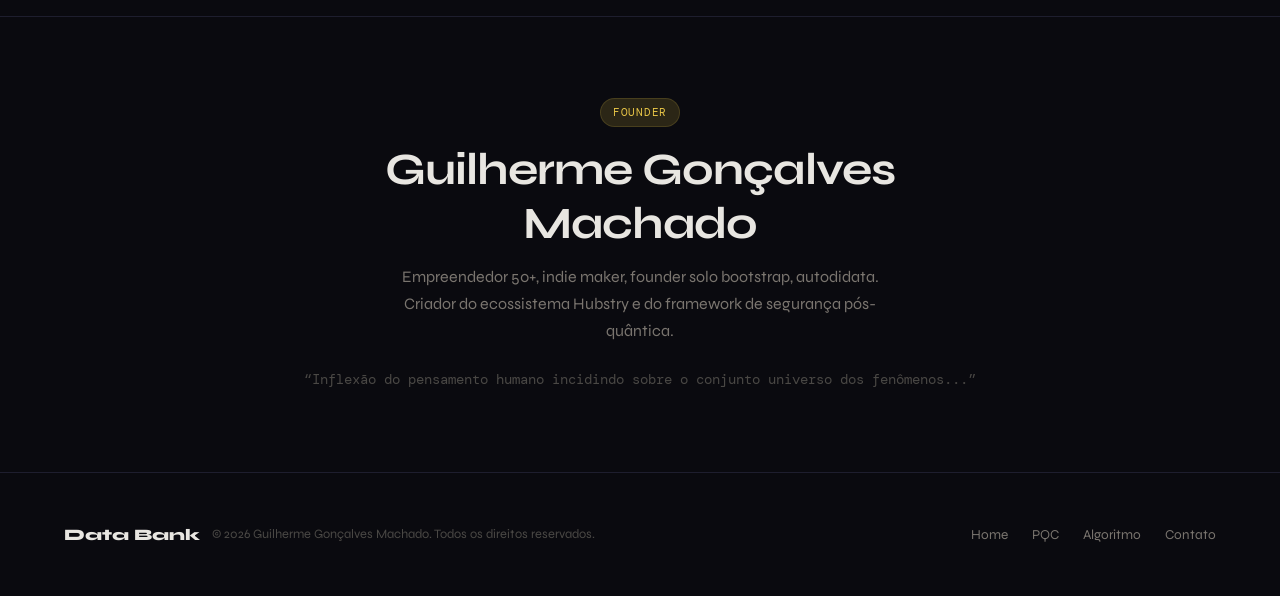
<file: docs/contact.html>
<!DOCTYPE html>
<html lang="pt-BR">
<head>
  <meta charset="UTF-8">
  <meta name="viewport" content="width=device-width, initial-scale=1.0">
  <title>Contato — Data Bank</title>
  <meta name="description" content="Entre em contato com o Data Bank. Parcerias, investimentos, validação e colaboração no ecossistema Hubstry.">
  <link rel="icon" href="data:image/svg+xml,<svg xmlns='http://www.w3.org/2000/svg' viewBox='0 0 100 100'><rect width='100' height='100' rx='16' fill='%230a0a0f'/><text x='50' y='62' text-anchor='middle' font-size='48' font-family='sans-serif' font-weight='800' fill='%2300d4aa'>D</text></svg>">
  <link rel="stylesheet" href="style.css">
</head>
<body>

  <!-- ═══ NAVBAR ═══ -->
  <nav class="navbar">
    <div class="container">
      <a href="index.html" class="nav-logo">
        <span class="logo-icon">D</span>
        Data Bank
      </a>
      <div class="nav-links">
        <a href="index.html">Home</a>
        <a href="pqc.html">PQC</a>
        <a href="algorithm.html">Algoritmo</a>
        <a href="contact.html" class="nav-cta active">Contato</a>
      </div>
      <button class="nav-toggle" aria-label="Menu">
        <span></span><span></span><span></span>
      </button>
    </div>
  </nav>

  <!-- ═══ HERO ═══ -->
  <section class="hero-inner">
    <div class="container">
      <div class="hero-content">
        <div class="hero-label">
          <span class="pulse"></span>
          Colaboração Aberta
        </div>
        <h1>Vamos <span class="text-gradient">Construir</span> o Futuro</h1>
        <p>
          O Data Bank está em fase de validação e crescimento.
          Buscamos parceiros, investidores, validadores e
          colaboradores que compartilhem da visão de uma
          infraestrutura financeira pós-quântica.
        </p>
      </div>
    </div>
  </section>

  <!-- ═══ CONTATO PRINCIPAL ═══ -->
  <section class="section-sm">
    <div class="container-narrow">
      <div class="section-header reveal">
        <span class="badge badge-accent">Contato</span>
        <h2 style="margin-top:16px">Fale Conosco</h2>
      </div>

      <div class="contact-email reveal">
        <span style="font-size:1.4rem">&#x2709;</span>
        <span class="email-text">guilhermemachado@hubstry.onmicrosoft.com</span>
        <div style="display:flex; gap:12px; flex-wrap:wrap">
          <a href="mailto:guilhermemachado@hubstry.onmicrosoft.com"
             class="btn btn-primary btn-sm">
            Enviar Email
          </a>
          <button class="copy-btn"
                  data-copy="guilhermemachado@hubstry.onmicrosoft.com">
            Copiar
          </button>
        </div>
      </div>

      <div class="alert alert-info reveal" style="margin-top:32px">
        <strong>Resposta garantida em 48 horas.</strong>
        Para assuntos urgentes relacionados a segurança, inclua
        "[SECURANCA]" no assunto do email.
      </div>
    </div>
  </section>

  <hr class="divider">

  <!-- ═══ TIPOS DE COLABORAÇÃO ═══ -->
  <section class="section">
    <div class="container">
      <div class="section-header reveal">
        <span class="badge badge-gold">Colaboração</span>
        <h2 style="margin-top:16px">Como Você Pode Participar</h2>
        <p>
          O ecossistema se constrói com pessoas. Identifique-se
          com o papel que mais se alinha com o que você faz.
        </p>
      </div>

      <div class="collab-grid stagger">
        <div class="collab-item">
          <div class="collab-icon">&#x1F91D;</div>
          <h4>Parceiro Estratégico</h4>
          <p>Integração técnica, co-desenvolvimento, compartilhamento de infraestrutura</p>
        </div>
        <div class="collab-item">
          <div class="collab-icon">&#x1F4B0;</div>
          <h4>Investidor</h4>
          <p>Seed, venture capital, grants de inovação ou programas de aceleração</p>
        </div>
        <div class="collab-item">
          <div class="collab-icon">&#x1F4BB;</div>
          <h4>Contribuidor</h4>
          <p>Desenvolvimento, código aberto, documentação, testes, revisão</p>
        </div>
        <div class="collab-item">
          <div class="collab-icon">&#x1F50D;</div>
          <h4>Validador</h4>
          <p>Testar a plataforma com dados reais, fornecer feedback, co-criar features</p>
        </div>
        <div class="collab-item">
          <div class="collab-icon">&#x1F3E2;</div>
          <h4>Cliente</h4>
          <p>Empresas que querem custodiar, valorizar ou monetizar seus dados</p>
        </div>
        <div class="collab-item">
          <div class="collab-icon">&#x1F393;</div>
          <h4>Pesquisador</h4>
          <p>Acadêmicos em criptografia pós-quântica, economia de dados, IA</p>
        </div>
      </div>
    </div>
  </section>

  <hr class="divider">

  <!-- ═══ ECOSISTEMA ═══ -->
  <section class="section">
    <div class="container">
      <div class="section-header reveal">
        <span class="badge badge-accent">Ecossistema Hubstry</span>
        <h2 style="margin-top:16px">Infraestrutura Integrada</h2>
        <p>
          O Data Bank é parte de um ecossistema maior de segurança,
          inovação e infraestrutura digital.
        </p>
      </div>

      <div class="grid-2 stagger">
        <a href="https://www.overall.xyz" target="_blank" rel="noopener" class="eco-card">
          <span class="badge badge-gold eco-badge">Plataforma Central</span>
          <h3>Overall.xyz</h3>
          <p>
            Hub central do ecossistema Hubstry. Visão integrada de todos
            os projetos, iniciativas e tecnologias desenvolvidas.
          </p>
          <span class="eco-link">www.overall.xyz &rarr;</span>
        </a>
        <a href="https://github.com/guilherme-machado-ceo/hubstry-security" target="_blank" rel="noopener" class="eco-card">
          <span class="badge badge-accent eco-badge">Segurança Pós-Quântica</span>
          <h3>Hubstry Security</h3>
          <p>
            Infraestrutura criptográfica pós-quântica: ML-KEM, ML-DSA, SLH-DSA,
            HSL Auth, detecção de intrusão, compliance NIS2/NIST/ISO.
          </p>
          <span class="eco-link">github.com &rarr;</span>
        </a>
        <a href="https://github.com/guilherme-machado-ceo/DataBank-Macro" target="_blank" rel="noopener" class="eco-card">
          <span class="badge badge-accent eco-badge">Open Source</span>
          <h3>Data Bank (este repo)</h3>
          <p>
            Dashboard open source de commodities, macroeconomia e transição energética.
            49 vetores catalogados, 17 com dados reais. Self-hosted.
          </p>
          <span class="eco-link">github.com &rarr;</span>
        </a>
        <div class="eco-card">
          <span class="badge badge-accent eco-badge">Derivação Hierárquica</span>
          <h3>HALE Framework</h3>
          <p>
            Framework de derivação hierárquica de chaves por setor, indústria
            e região. Baseado em axiomas de separabilidade e coprimalidade.
          </p>
          <span class="eco-link" style="color:var(--text-dim)">Em desenvolvimento</span>
        </div>
      </div>
    </div>
  </section>

  <hr class="divider">

  <!-- ═══ REDES SOCIAIS ═══ -->
  <section class="section-sm">
    <div class="container" style="text-align:center">
      <div class="reveal">
        <span class="badge badge-accent">Redes</span>
        <h2 style="margin:16px 0 32px">Conecte-se</h2>

        <div class="social-links" style="justify-content:center">
          <a href="https://www.linkedin.com/in/guilhermegoncalvesmachado"
             target="_blank" rel="noopener" class="social-link">
            <svg viewBox="0 0 24 24" xmlns="http://www.w3.org/2000/svg"><path d="M20.447 20.452h-3.554v-5.569c0-1.328-.027-3.037-1.852-3.037-1.853 0-2.136 1.445-2.136 2.939v5.667H9.351V9h3.414v1.561h.046c.477-.9 1.637-1.85 3.37-1.85 3.601 0 4.267 2.37 4.267 5.455v6.286zM5.337 7.433a2.062 2.062 0 01-2.063-2.065 2.064 2.064 0 112.063 2.065zm1.782 13.019H3.555V9h3.564v11.452zM22.225 0H1.771C.792 0 0 .774 0 1.729v20.542C0 23.227.792 24 1.771 24h20.451C23.2 24 24 23.227 24 22.271V1.729C24 .774 23.2 0 22.222 0h.003z"/></svg>
            LinkedIn
          </a>
          <a href="https://www.facebook.com/guilhermemachadodonorte"
             target="_blank" rel="noopener" class="social-link">
            <svg viewBox="0 0 24 24" xmlns="http://www.w3.org/2000/svg"><path d="M24 12.073c0-6.627-5.373-12-12-12s-12 5.373-12 12c0 5.99 4.388 10.954 10.125 11.854v-8.385H7.078v-3.47h3.047V9.43c0-3.007 1.792-4.669 4.533-4.669 1.312 0 2.686.235 2.686.235v2.953H15.83c-1.491 0-1.956.925-1.956 1.874v2.25h3.328l-.532 3.47h-2.796v8.385C19.612 23.027 24 18.062 24 12.073z"/></svg>
            Facebook
          </a>
          <a href="https://github.com/guilherme-machado-ceo"
             target="_blank" rel="noopener" class="social-link">
            <svg viewBox="0 0 24 24" xmlns="http://www.w3.org/2000/svg"><path d="M12 .297c-6.63 0-12 5.373-12 12 0 5.303 3.438 9.8 8.205 11.385.6.113.82-.258.82-.577 0-.285-.01-1.04-.015-2.04-3.338.724-4.042-1.61-4.042-1.61C4.422 18.07 3.633 17.7 3.633 17.7c-1.087-.744.084-.729.084-.729 1.205.084 1.838 1.236 1.838 1.236 1.07 1.835 2.809 1.305 3.495.998.108-.776.417-1.305.76-1.605-2.665-.3-5.466-1.332-5.466-5.93 0-1.31.465-2.38 1.235-3.22-.135-.303-.54-1.523.105-3.176 0 0 1.005-.322 3.3 1.23.96-.267 1.98-.399 3-.405 1.02.006 2.04.138 3 .405 2.28-1.552 3.285-1.23 3.285-1.23.645 1.653.24 2.873.12 3.176.765.84 1.23 1.91 1.23 3.22 0 4.61-2.805 5.625-5.475 5.92.42.36.81 1.096.81 2.22 0 1.606-.015 2.896-.015 3.286 0 .315.21.69.825.57C20.565 22.092 24 17.592 24 12.297c0-6.627-5.373-12-12-12"/></svg>
            GitHub
          </a>
          <a href="https://www.overall.xyz"
             target="_blank" rel="noopener" class="social-link">
            <svg viewBox="0 0 24 24" xmlns="http://www.w3.org/2000/svg"><path d="M12 2C6.48 2 2 6.48 2 12s4.48 10 10 10 10-4.48 10-10S17.52 2 12 2zm-1 17.93c-3.95-.49-7-3.85-7-7.93 0-.62.08-1.21.21-1.79L9 15v1c0 1.1.9 2 2 2v1.93zm6.9-2.54c-.26-.81-1-1.39-1.9-1.39h-1v-3c0-.55-.45-1-1-1H8v-2h2c.55 0 1-.45 1-1V7h2c1.1 0 2-.9 2-2v-.41c2.93 1.19 5 4.06 5 7.41 0 2.08-.8 3.97-2.1 5.39z"/></svg>
            Overall.xyz
          </a>
        </div>
      </div>
    </div>
  </section>

  <hr class="divider">

  <!-- ═══ FOUNDER ═══ -->
  <section class="section-sm">
    <div class="container-narrow" style="text-align:center">
      <div class="reveal">
        <span class="badge badge-gold">Founder</span>
        <h2 style="margin:16px 0 12px">Guilherme Gon&ccedil;alves Machado</h2>
        <p style="color:var(--text-muted); max-width:500px; margin:0 auto 24px">
          Empreendedor 50+, indie maker, founder solo bootstrap, autodidata.
          Criador do ecossistema Hubstry e do framework de seguran&ccedil;a
          p&oacute;s-qu&acirc;ntica.
        </p>
        <p class="mono text-sm text-dim">
          &ldquo;Inflex&atilde;o do pensamento humano incidindo sobre o
          conjunto universo dos fen&ocirc;menos...&rdquo;
        </p>
      </div>
    </div>
  </section>

  <!-- ═══ FOOTER ═══ -->
  <footer class="footer">
    <div class="container">
      <div class="footer-left">
        <span class="footer-logo">Data Bank</span>
        <span class="footer-copy">&copy; 2026 Guilherme Gon&ccedil;alves Machado. Todos os direitos reservados.</span>
      </div>
      <div class="footer-links">
        <a href="index.html">Home</a>
        <a href="pqc.html">PQC</a>
        <a href="algorithm.html">Algoritmo</a>
        <a href="contact.html">Contato</a>
      </div>
    </div>
  </footer>

  <script src="animations.js"></script>
  <script src="main.js"></script>
  <script defer src="https://static.cloudflareinsights.com/beacon.min.js" data-cf-beacon='{"token": "6a3d3155298b43928b3eda71937c0396"}'></script>
</body>
</html>
</file>
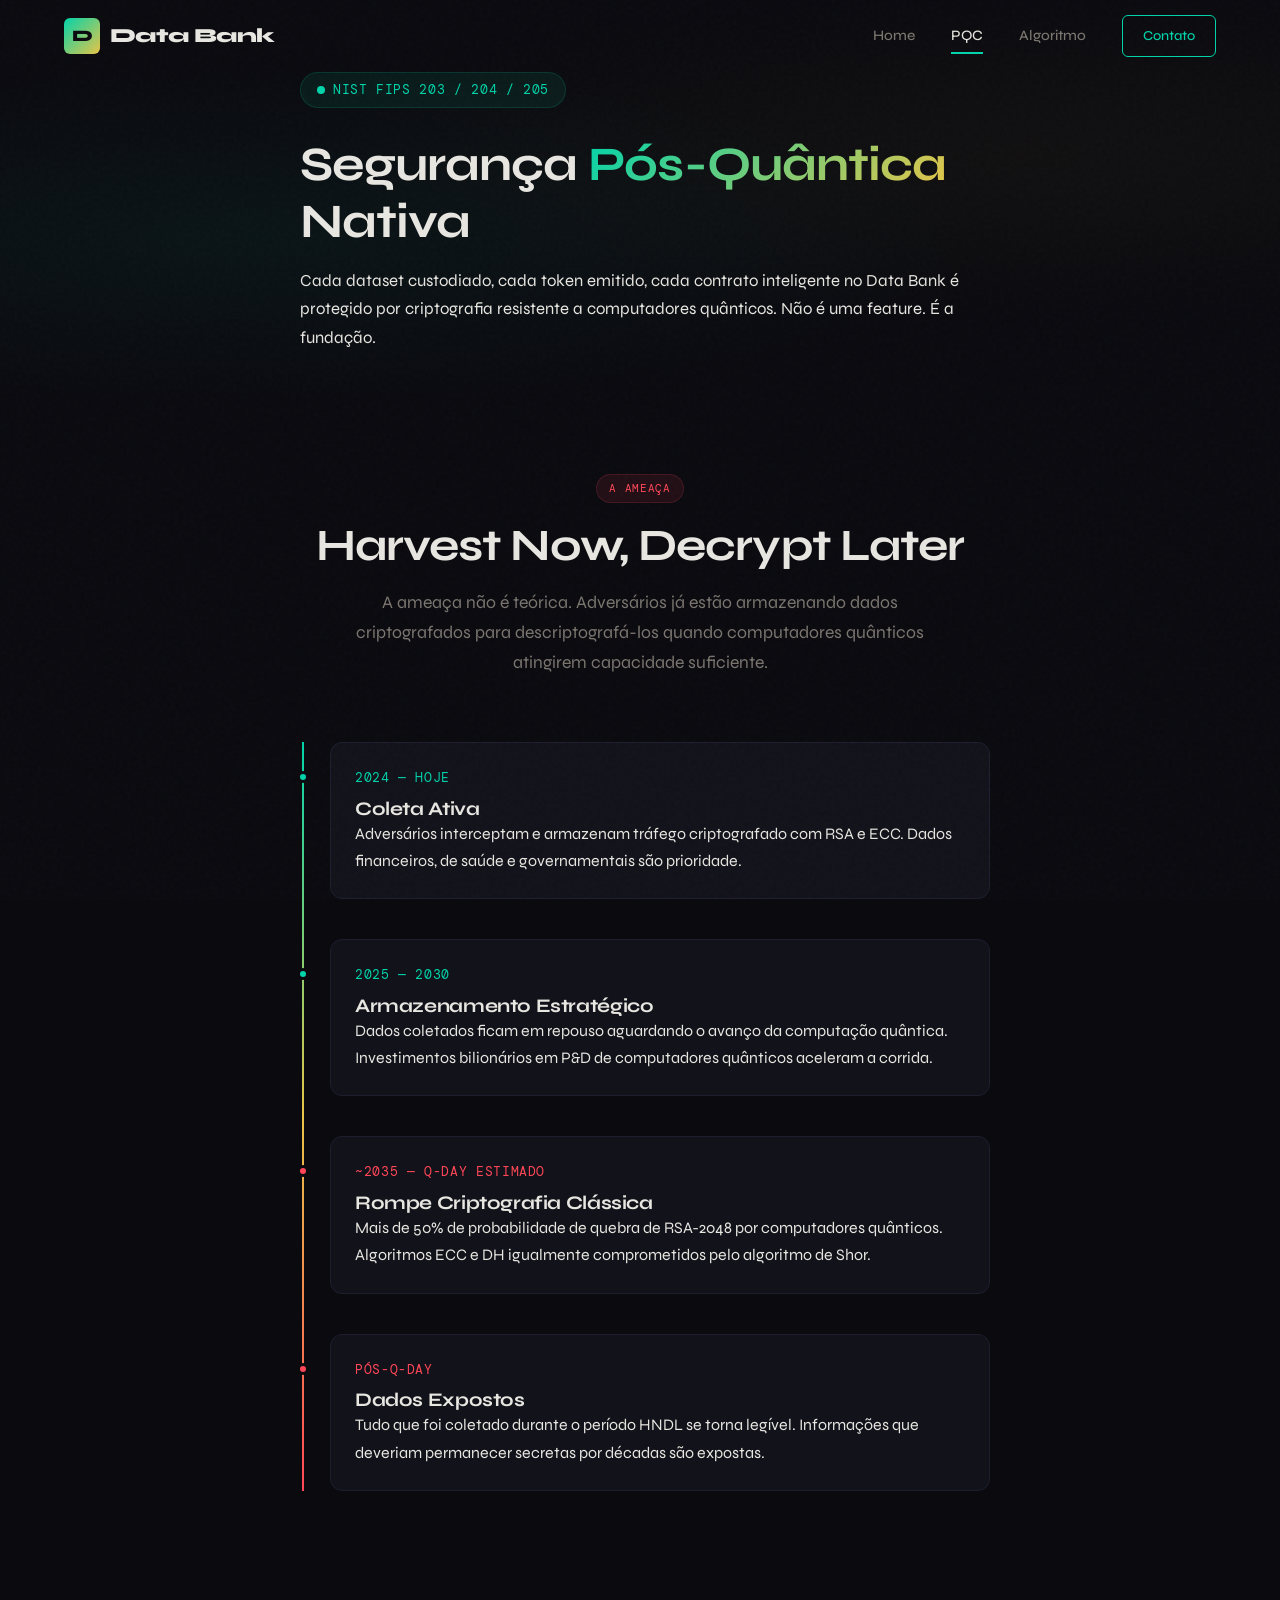
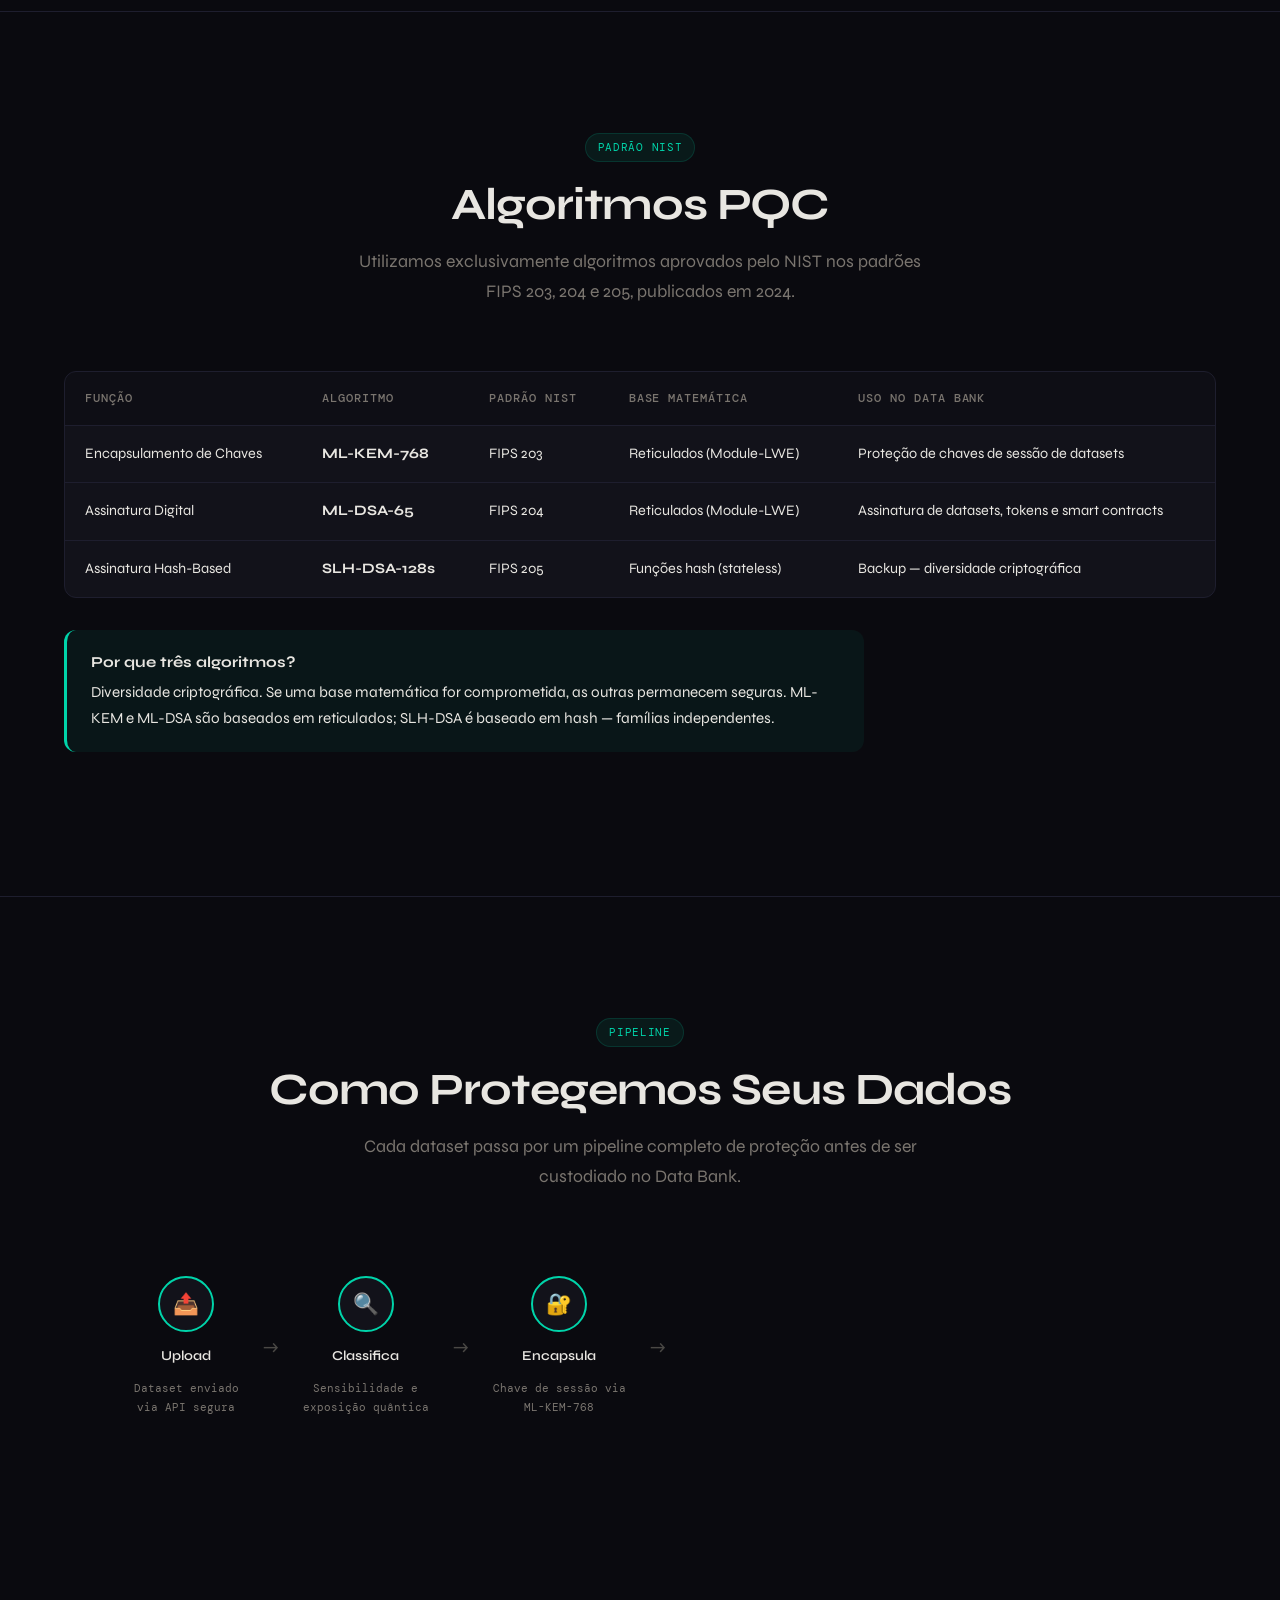
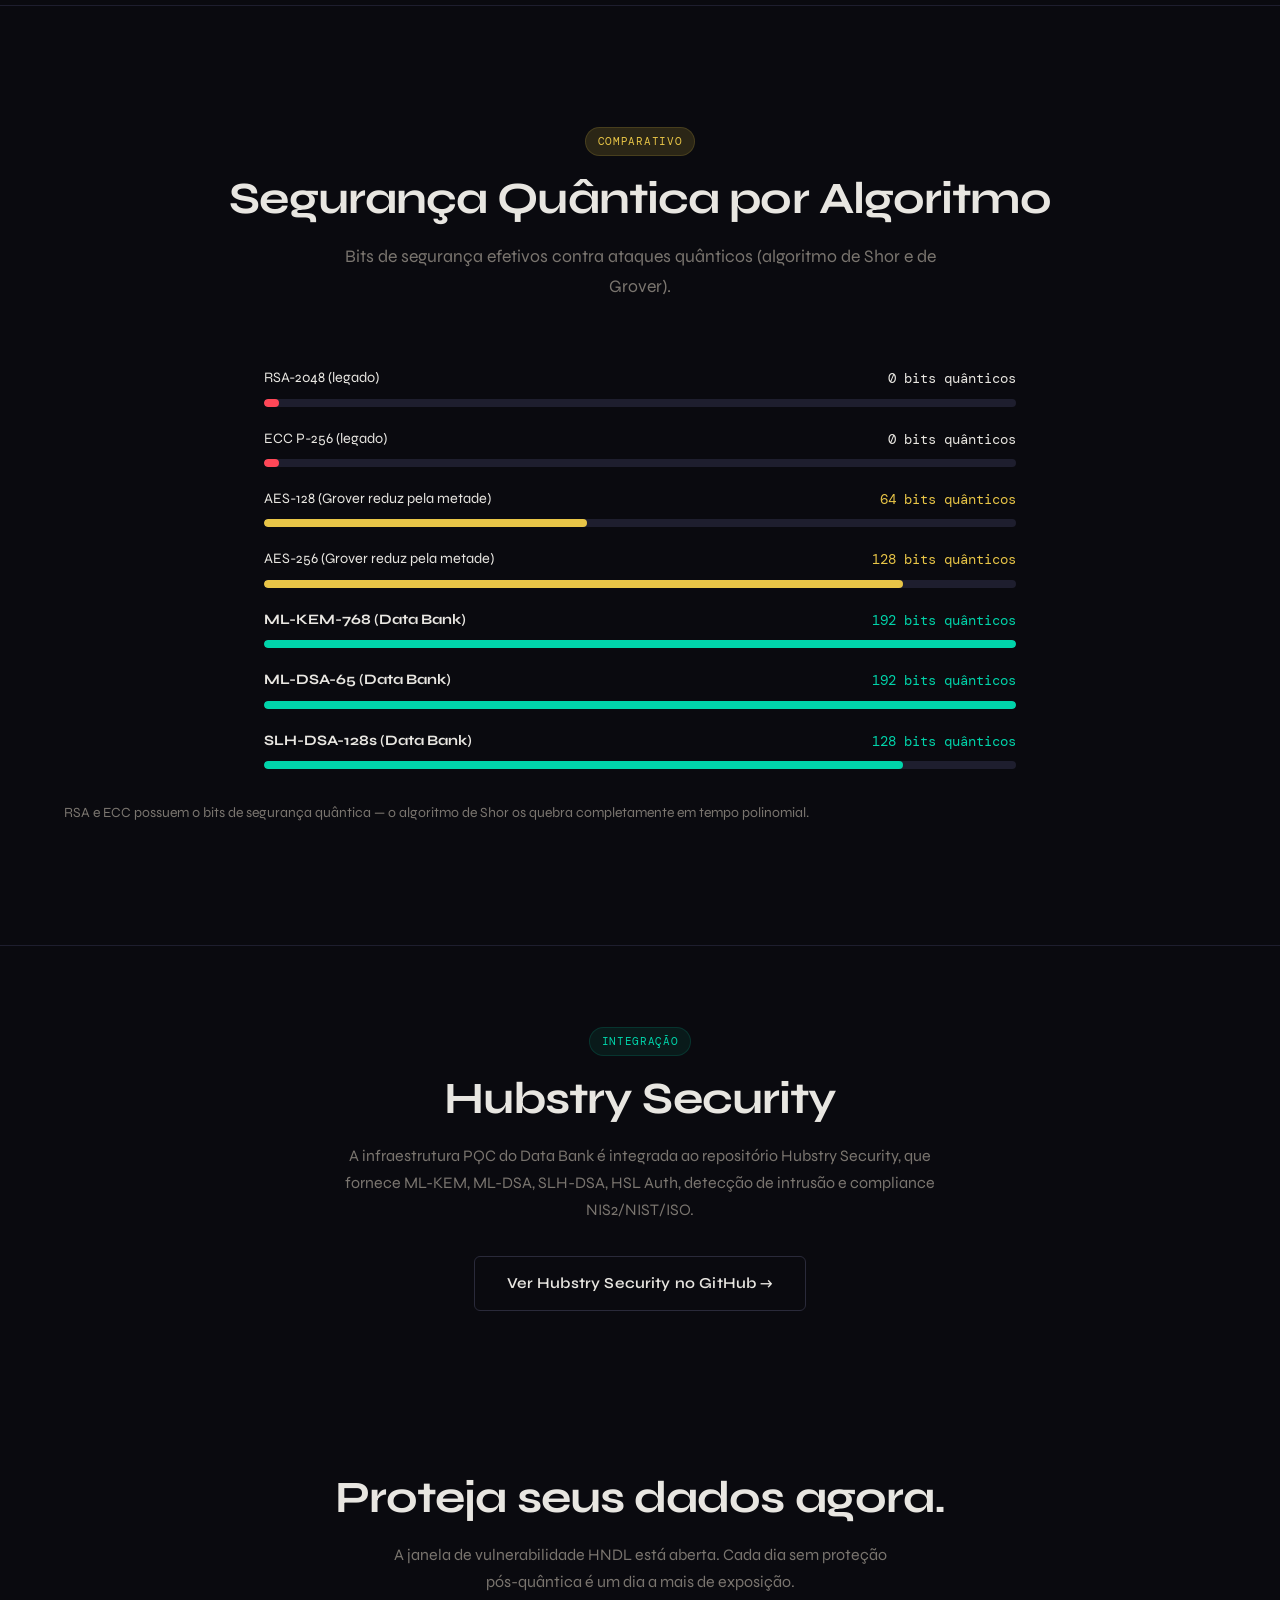
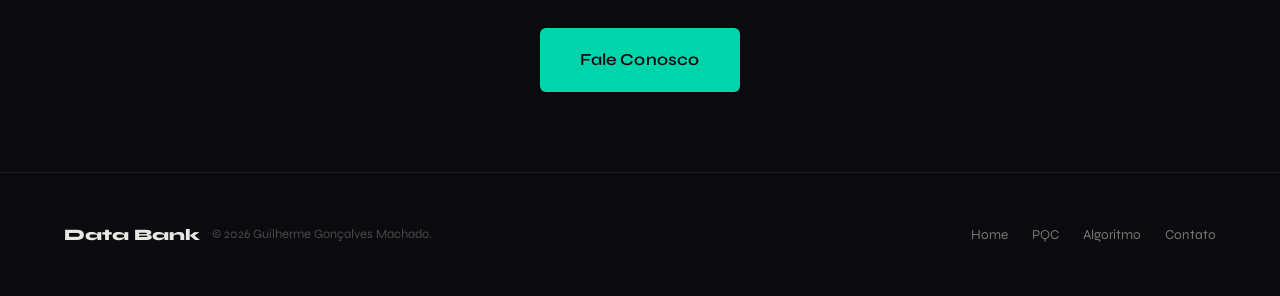
<file: docs/pqc.html>
<!DOCTYPE html>
<html lang="pt-BR">
<head>
  <meta charset="UTF-8">
  <meta name="viewport" content="width=device-width, initial-scale=1.0">
  <title>PQC — Segurança Pós-Quântica | Data Bank</title>
  <meta name="description" content="Proteção contra ataques Harvest Now, Decrypt Later com algoritmos PQC aprovados pelo NIST. ML-KEM-768, ML-DSA-65, SLH-DSA.">
  <link rel="icon" href="data:image/svg+xml,<svg xmlns='http://www.w3.org/2000/svg' viewBox='0 0 100 100'><rect width='100' height='100' rx='16' fill='%230a0a0f'/><text x='50' y='62' text-anchor='middle' font-size='48' font-family='sans-serif' font-weight='800' fill='%2300d4aa'>D</text></svg>">
  <link rel="stylesheet" href="style.css">
</head>
<body>

  <!-- ═══ NAVBAR ═══ -->
  <nav class="navbar">
    <div class="container">
      <a href="index.html" class="nav-logo">
        <span class="logo-icon">D</span>
        Data Bank
      </a>
      <div class="nav-links">
        <a href="index.html">Home</a>
        <a href="pqc.html" class="active">PQC</a>
        <a href="algorithm.html">Algoritmo</a>
        <a href="contact.html" class="nav-cta">Contato</a>
      </div>
      <button class="nav-toggle" aria-label="Menu">
        <span></span><span></span><span></span>
      </button>
    </div>
  </nav>

  <!-- ═══ HERO ═══ -->
  <section class="hero-inner">
    <div class="container">
      <div class="hero-content">
        <div class="hero-label">
          <span class="pulse"></span>
          NIST FIPS 203 / 204 / 205
        </div>
        <h1>Segurança <span class="text-gradient">Pós-Quântica</span> Nativa</h1>
        <p>
          Cada dataset custodiado, cada token emitido, cada contrato inteligente
          no Data Bank é protegido por criptografia resistente a computadores
          quânticos. Não é uma feature. É a fundação.
        </p>
      </div>
    </div>
  </section>

  <!-- ═══ AMEAÇA HNDL ═══ -->
  <section class="section-sm">
    <div class="container">
      <div class="section-header reveal">
        <span class="badge badge-error">A Ameaça</span>
        <h2 style="margin-top:16px">Harvest Now, Decrypt Later</h2>
        <p>
          A ameaça não é teórica. Adversários já estão armazenando dados
          criptografados para descriptografá-los quando computadores
          quânticos atingirem capacidade suficiente.
        </p>
      </div>

      <div class="timeline reveal" style="max-width:700px; margin:0 auto">
        <div class="timeline-item">
          <div class="timeline-year">2024 — HOJE</div>
          <h4>Coleta Ativa</h4>
          <p>Adversários interceptam e armazenam tráfego criptografado com RSA e ECC. Dados financeiros, de saúde e governamentais são prioridade.</p>
        </div>
        <div class="timeline-item">
          <div class="timeline-year">2025 — 2030</div>
          <h4>Armazenamento Estratégico</h4>
          <p>Dados coletados ficam em repouso aguardando o avanço da computação quântica. Investimentos bilionários em P&D de computadores quânticos aceleram a corrida.</p>
        </div>
        <div class="timeline-item danger">
          <div class="timeline-year">~2035 — Q-DAY ESTIMADO</div>
          <h4>Rompe Criptografia Clássica</h4>
          <p>Mais de 50% de probabilidade de quebra de RSA-2048 por computadores quânticos. Algoritmos ECC e DH igualmente comprometidos pelo algoritmo de Shor.</p>
        </div>
        <div class="timeline-item danger">
          <div class="timeline-year">PÓS-Q-DAY</div>
          <h4>Dados Expostos</h4>
          <p>Tudo que foi coletado durante o período HNDL se torna legível. Informações que deveriam permanecer secretas por décadas são expostas.</p>
        </div>
      </div>
    </div>
  </section>

  <hr class="divider">

  <!-- ═══ ALGORITMOS NIST ═══ -->
  <section class="section">
    <div class="container">
      <div class="section-header reveal">
        <span class="badge badge-accent">Padrão NIST</span>
        <h2 style="margin-top:16px">Algoritmos PQC</h2>
        <p>
          Utilizamos exclusivamente algoritmos aprovados pelo NIST
          nos padrões FIPS 203, 204 e 205, publicados em 2024.
        </p>
      </div>

      <div class="table-wrapper reveal">
        <table>
          <thead>
            <tr>
              <th>Função</th>
              <th>Algoritmo</th>
              <th>Padrão NIST</th>
              <th>Base Matemática</th>
              <th>Uso no Data Bank</th>
            </tr>
          </thead>
          <tbody>
            <tr>
              <td>Encapsulamento de Chaves</td>
              <td><strong>ML-KEM-768</strong></td>
              <td>FIPS 203</td>
              <td>Reticulados (Module-LWE)</td>
              <td>Proteção de chaves de sessão de datasets</td>
            </tr>
            <tr>
              <td>Assinatura Digital</td>
              <td><strong>ML-DSA-65</strong></td>
              <td>FIPS 204</td>
              <td>Reticulados (Module-LWE)</td>
              <td>Assinatura de datasets, tokens e smart contracts</td>
            </tr>
            <tr>
              <td>Assinatura Hash-Based</td>
              <td><strong>SLH-DSA-128s</strong></td>
              <td>FIPS 205</td>
              <td>Funções hash (stateless)</td>
              <td>Backup — diversidade criptográfica</td>
            </tr>
          </tbody>
        </table>
      </div>

      <div class="alert alert-info container-narrow reveal" style="margin-top:32px">
        <strong>Por que três algoritmos?</strong>
        Diversidade criptográfica. Se uma base matemática for comprometida,
        as outras permanecem seguras. ML-KEM e ML-DSA são baseados em
        reticulados; SLH-DSA é baseado em hash — famílias independentes.
      </div>
    </div>
  </section>

  <hr class="divider">

  <!-- ═══ PIPELINE DE PROTEÇÃO ═══ -->
  <section class="section">
    <div class="container">
      <div class="section-header reveal">
        <span class="badge badge-accent">Pipeline</span>
        <h2 style="margin-top:16px">Como Protegemos Seus Dados</h2>
        <p>
          Cada dataset passa por um pipeline completo de proteção
          antes de ser custodiado no Data Bank.
        </p>
      </div>

      <div class="flow reveal stagger" style="margin-bottom:48px">
        <div class="flow-step">
          <div class="step-icon">&#x1F4E4;</div>
          <span class="step-label">Upload</span>
          <span class="step-sub">Dataset enviado<br>via API segura</span>
        </div>
        <span class="flow-arrow">&#x2192;</span>
        <div class="flow-step">
          <div class="step-icon">&#x1F50D;</div>
          <span class="step-label">Classifica</span>
          <span class="step-sub">Sensibilidade e<br>exposição quântica</span>
        </div>
        <span class="flow-arrow">&#x2192;</span>
        <div class="flow-step">
          <div class="step-icon">&#x1F510;</div>
          <span class="step-label">Encapsula</span>
          <span class="step-sub">Chave de sessão via<br>ML-KEM-768</span>
        </div>
        <span class="flow-arrow">&#x2192;</span>
        <div class="flow-step">
          <div class="step-icon">&#x270D;</div>
          <span class="step-label">Assina</span>
          <span class="step-sub">Integridade via<br>ML-DSA-65</span>
        </div>
        <span class="flow-arrow">&#x2192;</span>
        <div class="flow-step">
          <div class="step-icon">&#x1F3DB;</div>
          <span class="step-label">Armazena</span>
          <span class="step-sub">Custódia segura<br>com audit log</span>
        </div>
        <span class="flow-arrow">&#x2192;</span>
        <div class="flow-step">
          <div class="step-icon">&#x1F504;</div>
          <span class="step-label">Re-criptografa</span>
          <span class="step-sub">Antes do fim da<br>validade quântica</span>
        </div>
      </div>
    </div>
  </section>

  <hr class="divider">

  <!-- ═══ COMPARATIVO ═══ -->
  <section class="section">
    <div class="container">
      <div class="section-header reveal">
        <span class="badge badge-gold">Comparativo</span>
        <h2 style="margin-top:16px">Segurança Quântica por Algoritmo</h2>
        <p>
          Bits de segurança efetivos contra ataques quânticos
          (algoritmo de Shor e de Grover).
        </p>
      </div>

      <div class="container-narrow reveal">
        <div class="compare-bar">
          <div class="bar-label">
            <span>RSA-2048 (legado)</span>
            <span class="mono text-error">0 bits quânticos</span>
          </div>
          <div class="bar-track">
            <div class="bar-fill error" data-width="2%"></div>
          </div>
        </div>
        <div class="compare-bar">
          <div class="bar-label">
            <span>ECC P-256 (legado)</span>
            <span class="mono text-error">0 bits quânticos</span>
          </div>
          <div class="bar-track">
            <div class="bar-fill error" data-width="2%"></div>
          </div>
        </div>
        <div class="compare-bar">
          <div class="bar-label">
            <span>AES-128 (Grover reduz pela metade)</span>
            <span class="mono text-gold">64 bits quânticos</span>
          </div>
          <div class="bar-track">
            <div class="bar-fill gold" data-width="43%"></div>
          </div>
        </div>
        <div class="compare-bar">
          <div class="bar-label">
            <span>AES-256 (Grover reduz pela metade)</span>
            <span class="mono text-gold">128 bits quânticos</span>
          </div>
          <div class="bar-track">
            <div class="bar-fill gold" data-width="85%"></div>
          </div>
        </div>
        <div class="compare-bar">
          <div class="bar-label">
            <strong>ML-KEM-768 (Data Bank)</strong>
            <span class="mono text-accent">192 bits quânticos</span>
          </div>
          <div class="bar-track">
            <div class="bar-fill accent" data-width="100%"></div>
          </div>
        </div>
        <div class="compare-bar">
          <div class="bar-label">
            <strong>ML-DSA-65 (Data Bank)</strong>
            <span class="mono text-accent">192 bits quânticos</span>
          </div>
          <div class="bar-track">
            <div class="bar-fill accent" data-width="100%"></div>
          </div>
        </div>
        <div class="compare-bar">
          <div class="bar-label">
            <strong>SLH-DSA-128s (Data Bank)</strong>
            <span class="mono text-accent">128 bits quânticos</span>
          </div>
          <div class="bar-track">
            <div class="bar-fill accent" data-width="85%"></div>
          </div>
        </div>
      </div>

      <p class="text-muted text-sm text-center reveal" style="margin-top:32px">
        RSA e ECC possuem 0 bits de segurança quântica — o algoritmo de Shor os quebra
        completamente em tempo polinomial.
      </p>
    </div>
  </section>

  <hr class="divider">

  <!-- ═══ HUBSTRY SECURITY ═══ -->
  <section class="section-sm">
    <div class="container" style="text-align:center">
      <div class="reveal">
        <span class="badge badge-accent">Integração</span>
        <h2 style="margin:16px 0">Hubstry Security</h2>
        <p style="max-width:600px; margin:0 auto 32px; color:var(--text-muted)">
          A infraestrutura PQC do Data Bank é integrada ao repositório
          Hubstry Security, que fornece ML-KEM, ML-DSA, SLH-DSA,
          HSL Auth, detecção de intrusão e compliance NIS2/NIST/ISO.
        </p>
        <a href="https://github.com/guilherme-machado-ceo/hubstry-security"
           target="_blank" rel="noopener" class="btn btn-outline">
          Ver Hubstry Security no GitHub &rarr;
        </a>
      </div>
    </div>
  </section>

  <!-- ═══ CTA ═══ -->
  <section class="section-sm" style="text-align:center">
    <div class="container reveal">
      <h2>Proteja seus dados agora.</h2>
      <p style="color:var(--text-muted); margin:16px auto 32px; max-width:500px">
        A janela de vulnerabilidade HNDL está aberta. Cada dia sem
        proteção pós-quântica é um dia a mais de exposição.
      </p>
      <a href="contact.html" class="btn btn-primary btn-lg">Fale Conosco</a>
    </div>
  </section>

  <!-- ═══ FOOTER ═══ -->
  <footer class="footer">
    <div class="container">
      <div class="footer-left">
        <span class="footer-logo">Data Bank</span>
        <span class="footer-copy">&copy; 2026 Guilherme Gon&ccedil;alves Machado.</span>
      </div>
      <div class="footer-links">
        <a href="index.html">Home</a>
        <a href="pqc.html">PQC</a>
        <a href="algorithm.html">Algoritmo</a>
        <a href="contact.html">Contato</a>
      </div>
    </div>
  </footer>

  <script src="animations.js"></script>
  <script src="main.js"></script>
  <script defer src="https://static.cloudflareinsights.com/beacon.min.js" data-cf-beacon='{"token": "6a3d3155298b43928b3eda71937c0396"}'></script>
</body>
</html>
</file>
<file: docs/style.css>
/* ═══════════════════════════════════════════════════════
   DATA BANK — Dark Lattice Design System
   Inteligência de Mercado para PMEs — Dashboard Open Source
   ═══════════════════════════════════════════════════════ */

/* ── Google Fonts ── */
@import url('https://fonts.googleapis.com/css2?family=Syne:wght@400;500;600;700;800&family=DM+Mono:wght@300;400;500&display=swap');

/* ── Root Variables ── */
:root {
  --bg: #0a0a0f;
  --bg-alt: #0e0e16;
  --surface: #12121a;
  --surface-hover: #1a1a26;
  --border: #1e1e2e;
  --border-light: #2a2a3a;

  --text: #e8e6e1;
  --text-muted: #7a756f;
  --text-dim: #4a4845;

  --accent: #00d4aa;
  --accent-glow: rgba(0, 212, 170, 0.15);
  --accent-soft: rgba(0, 212, 170, 0.08);
  --gold: #e8c547;
  --gold-glow: rgba(232, 197, 71, 0.15);
  --error: #ff4757;
  --info: #3b82f6;

  --font-display: 'Syne', sans-serif;
  --font-mono: 'DM Mono', monospace;

  --radius-sm: 6px;
  --radius-md: 12px;
  --radius-lg: 20px;
  --radius-xl: 32px;

  --shadow-card: 0 4px 24px rgba(0, 0, 0, 0.4);
  --shadow-glow: 0 0 40px rgba(0, 212, 170, 0.08);

  --transition: 0.3s cubic-bezier(0.4, 0, 0.2, 1);
  --transition-slow: 0.6s cubic-bezier(0.4, 0, 0.2, 1);

  --nav-height: 72px;
  --container-max: 1200px;
  --container-narrow: 800px;
}

/* ── Reset ── */
*,
*::before,
*::after {
  margin: 0;
  padding: 0;
  box-sizing: border-box;
}

html {
  scroll-behavior: smooth;
  -webkit-font-smoothing: antialiased;
  -moz-osx-font-smoothing: grayscale;
}

body {
  font-family: var(--font-display);
  font-weight: 400;
  font-size: 16px;
  line-height: 1.7;
  color: var(--text);
  background: var(--bg);
  overflow-x: hidden;
}

a {
  color: var(--accent);
  text-decoration: none;
  transition: color var(--transition);
}

a:hover {
  color: var(--gold);
}

img {
  max-width: 100%;
  display: block;
}

ul, ol {
  list-style: none;
}

/* ── Typography ── */
h1, h2, h3, h4, h5, h6 {
  font-family: var(--font-display);
  font-weight: 700;
  line-height: 1.2;
  letter-spacing: -0.02em;
}

h1 { font-size: clamp(2.4rem, 5vw, 4rem); }
h2 { font-size: clamp(1.8rem, 3.5vw, 2.8rem); }
h3 { font-size: clamp(1.3rem, 2.5vw, 1.8rem); }
h4 { font-size: 1.2rem; }

.mono {
  font-family: var(--font-mono);
  font-weight: 400;
}

.text-accent { color: var(--accent); }
.text-gold { color: var(--gold); }
.text-muted { color: var(--text-muted); }
.text-dim { color: var(--text-dim); }

.text-gradient {
  background: linear-gradient(135deg, var(--accent), var(--gold));
  -webkit-background-clip: text;
  -webkit-text-fill-color: transparent;
  background-clip: text;
}

.text-sm { font-size: 0.875rem; }
.text-xs { font-size: 0.75rem; }

/* ── Layout ── */
.container {
  max-width: var(--container-max);
  margin: 0 auto;
  padding: 0 24px;
}

.container-narrow {
  max-width: var(--container-narrow);
  margin: 0 auto;
  padding: 0 24px;
}

.section {
  padding: 120px 0;
  position: relative;
}

.section-sm {
  padding: 80px 0;
}

.section-header {
  text-align: center;
  margin-bottom: 64px;
}

.section-header h2 {
  margin-bottom: 16px;
}

.section-header p {
  color: var(--text-muted);
  font-size: 1.1rem;
  max-width: 600px;
  margin: 0 auto;
}

.grid-2 {
  display: grid;
  grid-template-columns: repeat(2, 1fr);
  gap: 32px;
}

.grid-3 {
  display: grid;
  grid-template-columns: repeat(3, 1fr);
  gap: 32px;
}

.grid-4 {
  display: grid;
  grid-template-columns: repeat(4, 1fr);
  gap: 24px;
}

@media (max-width: 968px) {
  .grid-4 { grid-template-columns: repeat(2, 1fr); }
  .grid-3 { grid-template-columns: repeat(2, 1fr); }
}

@media (max-width: 640px) {
  .grid-4 { grid-template-columns: 1fr; }
  .grid-3 { grid-template-columns: 1fr; }
  .grid-2 { grid-template-columns: 1fr; }
  .section { padding: 80px 0; }
  .section-sm { padding: 60px 0; }
}

/* ── Navbar ── */
.navbar {
  position: fixed;
  top: 0;
  left: 0;
  right: 0;
  height: var(--nav-height);
  z-index: 1000;
  display: flex;
  align-items: center;
  transition: background var(--transition), box-shadow var(--transition);
}

.navbar.scrolled {
  background: rgba(10, 10, 15, 0.92);
  backdrop-filter: blur(20px);
  -webkit-backdrop-filter: blur(20px);
  box-shadow: 0 1px 0 var(--border);
}

.navbar .container {
  display: flex;
  align-items: center;
  justify-content: space-between;
  width: 100%;
}

.nav-logo {
  display: flex;
  align-items: center;
  gap: 10px;
  font-family: var(--font-display);
  font-weight: 800;
  font-size: 1.25rem;
  color: var(--text);
  letter-spacing: -0.03em;
}

.nav-logo:hover { color: var(--text); }

.nav-logo .logo-icon {
  width: 36px;
  height: 36px;
  border-radius: var(--radius-sm);
  background: linear-gradient(135deg, var(--accent), var(--gold));
  display: flex;
  align-items: center;
  justify-content: center;
  font-size: 1rem;
  font-weight: 800;
  color: var(--bg);
}

.nav-links {
  display: flex;
  align-items: center;
  gap: 36px;
}

.nav-links a {
  font-size: 0.9rem;
  font-weight: 500;
  color: var(--text-muted);
  position: relative;
  padding: 4px 0;
}

.nav-links a::after {
  content: '';
  position: absolute;
  bottom: -2px;
  left: 0;
  width: 0;
  height: 2px;
  background: var(--accent);
  transition: width var(--transition);
}

.nav-links a:hover,
.nav-links a.active {
  color: var(--text);
}

.nav-links a:hover::after,
.nav-links a.active::after {
  width: 100%;
}

.nav-cta {
  font-size: 0.85rem !important;
  padding: 8px 20px !important;
  border: 1px solid var(--accent) !important;
  border-radius: var(--radius-sm) !important;
  color: var(--accent) !important;
}

.nav-cta:hover {
  background: var(--accent) !important;
  color: var(--bg) !important;
}

.nav-cta::after { display: none !important; }

/* Mobile menu */
.nav-toggle {
  display: none;
  flex-direction: column;
  gap: 5px;
  cursor: pointer;
  padding: 4px;
  background: none;
  border: none;
}

.nav-toggle span {
  width: 24px;
  height: 2px;
  background: var(--text);
  transition: var(--transition);
  border-radius: 2px;
}

.nav-toggle.active span:nth-child(1) {
  transform: rotate(45deg) translate(5px, 5px);
}

.nav-toggle.active span:nth-child(2) {
  opacity: 0;
}

.nav-toggle.active span:nth-child(3) {
  transform: rotate(-45deg) translate(5px, -5px);
}

@media (max-width: 768px) {
  .nav-toggle { display: flex; }

  .nav-links {
    position: fixed;
    top: var(--nav-height);
    left: 0;
    right: 0;
    background: rgba(10, 10, 15, 0.98);
    backdrop-filter: blur(20px);
    flex-direction: column;
    padding: 32px 24px;
    gap: 24px;
    transform: translateY(-120%);
    transition: transform var(--transition);
    border-bottom: 1px solid var(--border);
  }

  .nav-links.open {
    transform: translateY(0);
  }

  .nav-links a {
    font-size: 1.1rem;
  }
}

/* ── Hero ── */
.hero {
  min-height: 100vh;
  display: flex;
  align-items: center;
  position: relative;
  overflow: hidden;
  padding-top: var(--nav-height);
}

.hero-canvas {
  position: absolute;
  top: 0;
  left: 0;
  width: 100%;
  height: 100%;
  z-index: 0;
}

.hero-content {
  position: relative;
  z-index: 2;
  max-width: 720px;
}

.hero-label {
  display: inline-flex;
  align-items: center;
  gap: 8px;
  font-family: var(--font-mono);
  font-size: 0.8rem;
  color: var(--accent);
  background: var(--accent-soft);
  border: 1px solid rgba(0, 212, 170, 0.15);
  padding: 6px 16px;
  border-radius: var(--radius-xl);
  margin-bottom: 28px;
  letter-spacing: 0.05em;
}

.hero-label .pulse {
  width: 8px;
  height: 8px;
  border-radius: 50%;
  background: var(--accent);
  animation: pulse 2s infinite;
}

.hero h1 {
  margin-bottom: 24px;
}

.hero p {
  font-size: 1.15rem;
  color: var(--text-muted);
  margin-bottom: 40px;
  max-width: 560px;
}

.hero-buttons {
  display: flex;
  gap: 16px;
  flex-wrap: wrap;
}

.hero-stats {
  display: flex;
  gap: 48px;
  margin-top: 64px;
  padding-top: 40px;
  border-top: 1px solid var(--border);
}

.hero-stat .value {
  font-family: var(--font-mono);
  font-size: 2rem;
  font-weight: 500;
  color: var(--accent);
  display: block;
}

.hero-stat .label {
  font-size: 0.85rem;
  color: var(--text-muted);
  margin-top: 4px;
}

/* Hero gradient overlay */
.hero::before {
  content: '';
  position: absolute;
  top: 0;
  right: 0;
  width: 60%;
  height: 100%;
  background: radial-gradient(
    ellipse at 70% 50%,
    rgba(0, 212, 170, 0.04) 0%,
    transparent 60%
  );
  z-index: 1;
  pointer-events: none;
}

.hero::after {
  content: '';
  position: absolute;
  bottom: 0;
  left: 0;
  right: 0;
  height: 200px;
  background: linear-gradient(to top, var(--bg), transparent);
  z-index: 1;
  pointer-events: none;
}

/* Sub-hero for inner pages */
.hero-inner {
  min-height: 40vh;
  display: flex;
  align-items: center;
  position: relative;
  padding-top: var(--nav-height);
  padding-bottom: 40px;
}

.hero-inner::before {
  content: '';
  position: absolute;
  top: 0;
  left: 0;
  right: 0;
  bottom: 0;
  background:
    radial-gradient(ellipse at 20% 60%, rgba(0, 212, 170, 0.05) 0%, transparent 50%),
    radial-gradient(ellipse at 80% 40%, rgba(232, 197, 71, 0.03) 0%, transparent 50%);
  pointer-events: none;
}

.hero-inner .hero-content {
  max-width: 680px;
}

.hero-inner .hero-content h1 {
  font-size: clamp(2rem, 4vw, 3rem);
  margin-bottom: 16px;
}

.hero-inner .hero-content p {
  font-size: 1.05rem;
}

/* ── Buttons ── */
.btn {
  display: inline-flex;
  align-items: center;
  gap: 8px;
  padding: 14px 32px;
  font-family: var(--font-display);
  font-weight: 600;
  font-size: 0.95rem;
  border-radius: var(--radius-sm);
  border: none;
  cursor: pointer;
  transition: all var(--transition);
  letter-spacing: 0.01em;
  text-decoration: none;
}

.btn-primary {
  background: var(--accent);
  color: var(--bg);
}

.btn-primary:hover {
  background: #00e8bb;
  color: var(--bg);
  box-shadow: 0 0 30px rgba(0, 212, 170, 0.25);
  transform: translateY(-2px);
}

.btn-outline {
  background: transparent;
  color: var(--text);
  border: 1px solid var(--border-light);
}

.btn-outline:hover {
  border-color: var(--accent);
  color: var(--accent);
  transform: translateY(-2px);
}

.btn-gold {
  background: var(--gold);
  color: var(--bg);
}

.btn-gold:hover {
  background: #f0d060;
  color: var(--bg);
  box-shadow: 0 0 30px rgba(232, 197, 71, 0.25);
  transform: translateY(-2px);
}

.btn-sm {
  padding: 10px 20px;
  font-size: 0.85rem;
}

.btn-lg {
  padding: 18px 40px;
  font-size: 1.05rem;
}

/* ── Cards ── */
.card {
  background: var(--surface);
  border: 1px solid var(--border);
  border-radius: var(--radius-md);
  padding: 32px;
  transition: all var(--transition);
  position: relative;
  overflow: hidden;
}

.card:hover {
  border-color: var(--border-light);
  background: var(--surface-hover);
  transform: translateY(-4px);
  box-shadow: var(--shadow-card);
}

.card-glow {
  box-shadow: var(--shadow-glow);
}

.card-glow:hover {
  border-color: rgba(0, 212, 170, 0.2);
  box-shadow: 0 0 40px rgba(0, 212, 170, 0.12);
}

.card-icon {
  width: 52px;
  height: 52px;
  border-radius: var(--radius-md);
  display: flex;
  align-items: center;
  justify-content: center;
  font-size: 1.5rem;
  margin-bottom: 20px;
  background: var(--accent-soft);
  border: 1px solid rgba(0, 212, 170, 0.1);
}

.card-icon.gold {
  background: var(--gold-glow);
  border-color: rgba(232, 197, 71, 0.1);
}

.card h3 {
  margin-bottom: 12px;
}

.card p {
  color: var(--text-muted);
  font-size: 0.95rem;
  line-height: 1.6;
}

/* ── Badges ── */
.badge {
  display: inline-flex;
  align-items: center;
  gap: 6px;
  font-family: var(--font-mono);
  font-size: 0.7rem;
  padding: 4px 12px;
  border-radius: var(--radius-xl);
  letter-spacing: 0.06em;
  text-transform: uppercase;
}

.badge-accent {
  background: var(--accent-soft);
  color: var(--accent);
  border: 1px solid rgba(0, 212, 170, 0.15);
}

.badge-gold {
  background: var(--gold-glow);
  color: var(--gold);
  border: 1px solid rgba(232, 197, 71, 0.15);
}

.badge-error {
  background: rgba(255, 71, 87, 0.1);
  color: var(--error);
  border: 1px solid rgba(255, 71, 87, 0.15);
}

/* ── Tables ── */
.table-wrapper {
  overflow-x: auto;
  border: 1px solid var(--border);
  border-radius: var(--radius-md);
  background: var(--surface);
}

table {
  width: 100%;
  border-collapse: collapse;
}

th {
  font-family: var(--font-mono);
  font-size: 0.75rem;
  font-weight: 500;
  text-transform: uppercase;
  letter-spacing: 0.08em;
  color: var(--text-muted);
  padding: 16px 20px;
  text-align: left;
  border-bottom: 1px solid var(--border);
  background: rgba(0, 0, 0, 0.2);
}

td {
  padding: 16px 20px;
  font-size: 0.9rem;
  border-bottom: 1px solid var(--border);
}

tr:last-child td {
  border-bottom: none;
}

tr:hover td {
  background: var(--accent-soft);
}

/* ── Timeline ── */
.timeline {
  position: relative;
  padding-left: 40px;
}

.timeline::before {
  content: '';
  position: absolute;
  left: 12px;
  top: 0;
  bottom: 0;
  width: 2px;
  background: linear-gradient(to bottom, var(--accent), var(--gold), var(--error));
}

.timeline-item {
  position: relative;
  margin-bottom: 40px;
  padding: 24px;
  background: var(--surface);
  border: 1px solid var(--border);
  border-radius: var(--radius-md);
}

.timeline-item::before {
  content: '';
  position: absolute;
  left: -34px;
  top: 28px;
  width: 12px;
  height: 12px;
  border-radius: 50%;
  background: var(--accent);
  border: 3px solid var(--bg);
}

.timeline-item.danger::before {
  background: var(--error);
}

.timeline-year {
  font-family: var(--font-mono);
  font-size: 0.8rem;
  color: var(--accent);
  letter-spacing: 0.05em;
  margin-bottom: 8px;
}

.timeline-item.danger .timeline-year {
  color: var(--error);
}

/* ── Flow Diagram ── */
.flow {
  display: flex;
  align-items: center;
  gap: 0;
  flex-wrap: wrap;
  justify-content: center;
}

.flow-step {
  display: flex;
  flex-direction: column;
  align-items: center;
  gap: 12px;
  padding: 20px;
  min-width: 120px;
}

.flow-step .step-icon {
  width: 56px;
  height: 56px;
  border-radius: 50%;
  display: flex;
  align-items: center;
  justify-content: center;
  font-size: 1.3rem;
  background: var(--surface);
  border: 2px solid var(--accent);
  transition: all var(--transition);
}

.flow-step:hover .step-icon {
  background: var(--accent);
  box-shadow: 0 0 20px rgba(0, 212, 170, 0.3);
}

.flow-step .step-label {
  font-size: 0.85rem;
  font-weight: 600;
  text-align: center;
}

.flow-step .step-sub {
  font-family: var(--font-mono);
  font-size: 0.7rem;
  color: var(--text-muted);
  text-align: center;
}

.flow-arrow {
  font-size: 1.2rem;
  color: var(--text-dim);
  padding: 0 4px;
}

@media (max-width: 640px) {
  .flow {
    flex-direction: column;
  }
  .flow-arrow {
    transform: rotate(90deg);
  }
}

/* ── Diagram (Algorithm page) ── */
.diagram {
  display: grid;
  grid-template-columns: 1fr 1fr;
  gap: 24px;
  max-width: 700px;
  margin: 0 auto;
}

.diagram-center {
  grid-column: 1 / -1;
  display: flex;
  justify-content: center;
}

.diagram-node {
  background: var(--surface);
  border: 1px solid var(--border);
  border-radius: var(--radius-md);
  padding: 28px;
  text-align: center;
  transition: all var(--transition);
  cursor: default;
}

.diagram-node:hover {
  border-color: var(--accent);
  box-shadow: 0 0 20px rgba(0, 212, 170, 0.1);
  transform: scale(1.02);
}

.diagram-node .node-label {
  font-family: var(--font-mono);
  font-size: 0.7rem;
  color: var(--accent);
  text-transform: uppercase;
  letter-spacing: 0.1em;
  margin-bottom: 8px;
}

.diagram-node h4 {
  margin-bottom: 8px;
}

.diagram-node p {
  color: var(--text-muted);
  font-size: 0.85rem;
}

/* ── Divider ── */
.divider {
  width: 100%;
  height: 1px;
  background: var(--border);
  margin: 0;
  border: none;
}

/* ── Alert boxes ── */
.alert {
  padding: 20px 24px;
  border-radius: var(--radius-md);
  border-left: 3px solid;
  margin: 24px 0;
  font-size: 0.95rem;
}

.alert-warning {
  background: rgba(232, 197, 71, 0.06);
  border-color: var(--gold);
  color: var(--gold);
}

.alert-info {
  background: rgba(0, 212, 170, 0.06);
  border-color: var(--accent);
}

.alert-danger {
  background: rgba(255, 71, 87, 0.06);
  border-color: var(--error);
  color: var(--error);
}

.alert strong {
  display: block;
  margin-bottom: 4px;
}

/* ── Stat counters ── */
.stats-row {
  display: flex;
  gap: 48px;
  flex-wrap: wrap;
}

.stat-item .stat-value {
  font-family: var(--font-mono);
  font-size: 2.5rem;
  font-weight: 500;
  color: var(--accent);
  display: block;
  line-height: 1;
}

.stat-item .stat-label {
  font-size: 0.85rem;
  color: var(--text-muted);
  margin-top: 8px;
}

/* ── Ecosystem cards ── */
.eco-card {
  display: flex;
  flex-direction: column;
  background: var(--surface);
  border: 1px solid var(--border);
  border-radius: var(--radius-md);
  padding: 32px;
  transition: all var(--transition);
  text-decoration: none;
  color: var(--text);
}

.eco-card:hover {
  border-color: var(--accent);
  transform: translateY(-4px);
  box-shadow: var(--shadow-card);
  color: var(--text);
}

.eco-card .eco-badge {
  margin-bottom: 16px;
}

.eco-card h3 {
  margin-bottom: 8px;
}

.eco-card p {
  color: var(--text-muted);
  font-size: 0.9rem;
  flex: 1;
}

.eco-card .eco-link {
  font-family: var(--font-mono);
  font-size: 0.8rem;
  color: var(--accent);
  margin-top: 16px;
}

/* ── Social links ── */
.social-links {
  display: flex;
  gap: 16px;
  flex-wrap: wrap;
}

.social-link {
  display: inline-flex;
  align-items: center;
  gap: 10px;
  padding: 12px 24px;
  background: var(--surface);
  border: 1px solid var(--border);
  border-radius: var(--radius-md);
  color: var(--text);
  font-size: 0.9rem;
  font-weight: 500;
  transition: all var(--transition);
}

.social-link:hover {
  border-color: var(--accent);
  color: var(--accent);
  transform: translateY(-2px);
}

.social-link svg {
  width: 20px;
  height: 20px;
  fill: currentColor;
}

/* ── Footer ── */
.footer {
  border-top: 1px solid var(--border);
  padding: 48px 0;
  margin-top: 0;
}

.footer .container {
  display: flex;
  justify-content: space-between;
  align-items: center;
  flex-wrap: wrap;
  gap: 24px;
}

.footer-left {
  display: flex;
  align-items: center;
  gap: 12px;
}

.footer-logo {
  font-family: var(--font-display);
  font-weight: 800;
  font-size: 1rem;
  color: var(--text);
}

.footer-copy {
  font-size: 0.8rem;
  color: var(--text-dim);
}

.footer-links {
  display: flex;
  gap: 24px;
}

.footer-links a {
  font-size: 0.85rem;
  color: var(--text-muted);
}

.footer-links a:hover {
  color: var(--accent);
}

@media (max-width: 640px) {
  .footer .container {
    flex-direction: column;
    text-align: center;
  }
  .footer-links {
    justify-content: center;
  }
}

/* ── Scroll Reveal animations ── */
.reveal {
  opacity: 0;
  transform: translateY(30px);
  transition: opacity 0.7s ease, transform 0.7s ease;
}

.reveal.visible {
  opacity: 1;
  transform: translateY(0);
}

.reveal-left {
  opacity: 0;
  transform: translateX(-30px);
  transition: opacity 0.7s ease, transform 0.7s ease;
}

.reveal-left.visible {
  opacity: 1;
  transform: translateX(0);
}

.reveal-right {
  opacity: 0;
  transform: translateX(30px);
  transition: opacity 0.7s ease, transform 0.7s ease;
}

.reveal-right.visible {
  opacity: 1;
  transform: translateX(0);
}

.reveal-scale {
  opacity: 0;
  transform: scale(0.95);
  transition: opacity 0.7s ease, transform 0.7s ease;
}

.reveal-scale.visible {
  opacity: 1;
  transform: scale(1);
}

/* Stagger children */
.stagger > * {
  opacity: 0;
  transform: translateY(20px);
  transition: opacity 0.5s ease, transform 0.5s ease;
}

.stagger.visible > *:nth-child(1) { transition-delay: 0.05s; opacity: 1; transform: translateY(0); }
.stagger.visible > *:nth-child(2) { transition-delay: 0.12s; opacity: 1; transform: translateY(0); }
.stagger.visible > *:nth-child(3) { transition-delay: 0.19s; opacity: 1; transform: translateY(0); }
.stagger.visible > *:nth-child(4) { transition-delay: 0.26s; opacity: 1; transform: translateY(0); }
.stagger.visible > *:nth-child(5) { transition-delay: 0.33s; opacity: 1; transform: translateY(0); }
.stagger.visible > *:nth-child(6) { transition-delay: 0.40s; opacity: 1; transform: translateY(0); }

/* ── Keyframes ── */
@keyframes pulse {
  0%, 100% { opacity: 1; }
  50% { opacity: 0.4; }
}

@keyframes float {
  0%, 100% { transform: translateY(0); }
  50% { transform: translateY(-8px); }
}

@keyframes spin-slow {
  from { transform: rotate(0deg); }
  to { transform: rotate(360deg); }
}

@keyframes gradient-shift {
  0% { background-position: 0% 50%; }
  50% { background-position: 100% 50%; }
  100% { background-position: 0% 50%; }
}

/* ── Grain overlay (atmosphere) ── */
body::after {
  content: '';
  position: fixed;
  top: 0;
  left: 0;
  width: 100%;
  height: 100%;
  pointer-events: none;
  z-index: 9999;
  opacity: 0.025;
  background-image: url("data:image/svg+xml,%3Csvg viewBox='0 0 256 256' xmlns='http://www.w3.org/2000/svg'%3E%3Cfilter id='noise'%3E%3CfeTurbulence type='fractalNoise' baseFrequency='0.9' numOctaves='4' stitchTiles='stitch'/%3E%3C/filter%3E%3Crect width='100%25' height='100%25' filter='url(%23noise)' opacity='1'/%3E%3C/svg%3E");
}

/* ── Dashboard placeholder ── */
.dashboard-container {
  background: var(--surface);
  border: 1px solid var(--border);
  border-radius: var(--radius-md);
  padding: 24px;
  min-height: 300px;
  position: relative;
}

.dashboard-header {
  display: flex;
  justify-content: space-between;
  align-items: center;
  margin-bottom: 20px;
  padding-bottom: 16px;
  border-bottom: 1px solid var(--border);
}

.chart-area {
  min-height: 200px;
  display: flex;
  align-items: center;
  justify-content: center;
  color: var(--text-dim);
  font-family: var(--font-mono);
  font-size: 0.85rem;
}

/* ── Expandable sections (algorithm page) ── */
.expandable {
  border: 1px solid var(--border);
  border-radius: var(--radius-md);
  overflow: hidden;
  margin-bottom: 16px;
  background: var(--surface);
}

.expandable-header {
  padding: 20px 24px;
  cursor: pointer;
  display: flex;
  justify-content: space-between;
  align-items: center;
  transition: background var(--transition);
  user-select: none;
}

.expandable-header:hover {
  background: var(--surface-hover);
}

.expandable-header h4 {
  display: flex;
  align-items: center;
  gap: 12px;
}

.expandable-arrow {
  font-size: 0.8rem;
  color: var(--text-muted);
  transition: transform var(--transition);
}

.expandable.open .expandable-arrow {
  transform: rotate(180deg);
}

.expandable-body {
  max-height: 0;
  overflow: hidden;
  transition: max-height 0.4s ease;
}

.expandable.open .expandable-body {
  max-height: 600px;
}

.expandable-body-inner {
  padding: 0 24px 24px;
  color: var(--text-muted);
  font-size: 0.95rem;
  line-height: 1.7;
}

/* ── Copy button ── */
.copy-btn {
  display: inline-flex;
  align-items: center;
  gap: 6px;
  padding: 6px 14px;
  font-family: var(--font-mono);
  font-size: 0.75rem;
  background: var(--surface);
  border: 1px solid var(--border);
  border-radius: var(--radius-sm);
  color: var(--text-muted);
  cursor: pointer;
  transition: all var(--transition);
}

.copy-btn:hover {
  border-color: var(--accent);
  color: var(--accent);
}

.copy-btn.copied {
  border-color: var(--accent);
  color: var(--accent);
}

/* ── Comparison bars ── */
.compare-bar {
  margin-bottom: 20px;
}

.compare-bar .bar-label {
  display: flex;
  justify-content: space-between;
  margin-bottom: 8px;
  font-size: 0.9rem;
}

.compare-bar .bar-track {
  height: 8px;
  background: var(--border);
  border-radius: 4px;
  overflow: hidden;
}

.compare-bar .bar-fill {
  height: 100%;
  border-radius: 4px;
  transition: width 1.2s ease;
  width: 0;
}

.compare-bar .bar-fill.accent { background: var(--accent); }
.compare-bar .bar-fill.gold { background: var(--gold); }
.compare-bar .bar-fill.error { background: var(--error); }

/* ── Scrollbar ── */
::-webkit-scrollbar {
  width: 8px;
}

::-webkit-scrollbar-track {
  background: var(--bg);
}

::-webkit-scrollbar-thumb {
  background: var(--border-light);
  border-radius: 4px;
}

::-webkit-scrollbar-thumb:hover {
  background: var(--text-dim);
}

/* ── Selection ── */
::selection {
  background: rgba(0, 212, 170, 0.2);
  color: var(--text);
}

/* ── Legal notice ── */
.legal-notice {
  padding: 20px 24px;
  background: rgba(232, 197, 71, 0.04);
  border: 1px solid rgba(232, 197, 71, 0.1);
  border-radius: var(--radius-md);
  font-size: 0.85rem;
  color: var(--text-muted);
  line-height: 1.7;
}

.legal-notice strong {
  color: var(--gold);
}

/* ── Contact form style ── */
.contact-email {
  display: flex;
  align-items: center;
  gap: 16px;
  padding: 24px 32px;
  background: var(--surface);
  border: 1px solid var(--border);
  border-radius: var(--radius-md);
  flex-wrap: wrap;
}

.contact-email .email-text {
  font-family: var(--font-mono);
  font-size: 1rem;
  color: var(--accent);
  word-break: break-all;
  flex: 1;
}

/* ── Collab types ── */
.collab-grid {
  display: grid;
  grid-template-columns: repeat(auto-fit, minmax(200px, 1fr));
  gap: 16px;
}

.collab-item {
  padding: 24px;
  background: var(--surface);
  border: 1px solid var(--border);
  border-radius: var(--radius-md);
  text-align: center;
  transition: all var(--transition);
}

.collab-item:hover {
  border-color: var(--accent);
  transform: translateY(-2px);
}

.collab-item .collab-icon {
  font-size: 2rem;
  margin-bottom: 12px;
}

.collab-item h4 {
  margin-bottom: 6px;
  font-size: 1rem;
}

.collab-item p {
  color: var(--text-muted);
  font-size: 0.8rem;
}
</file>
